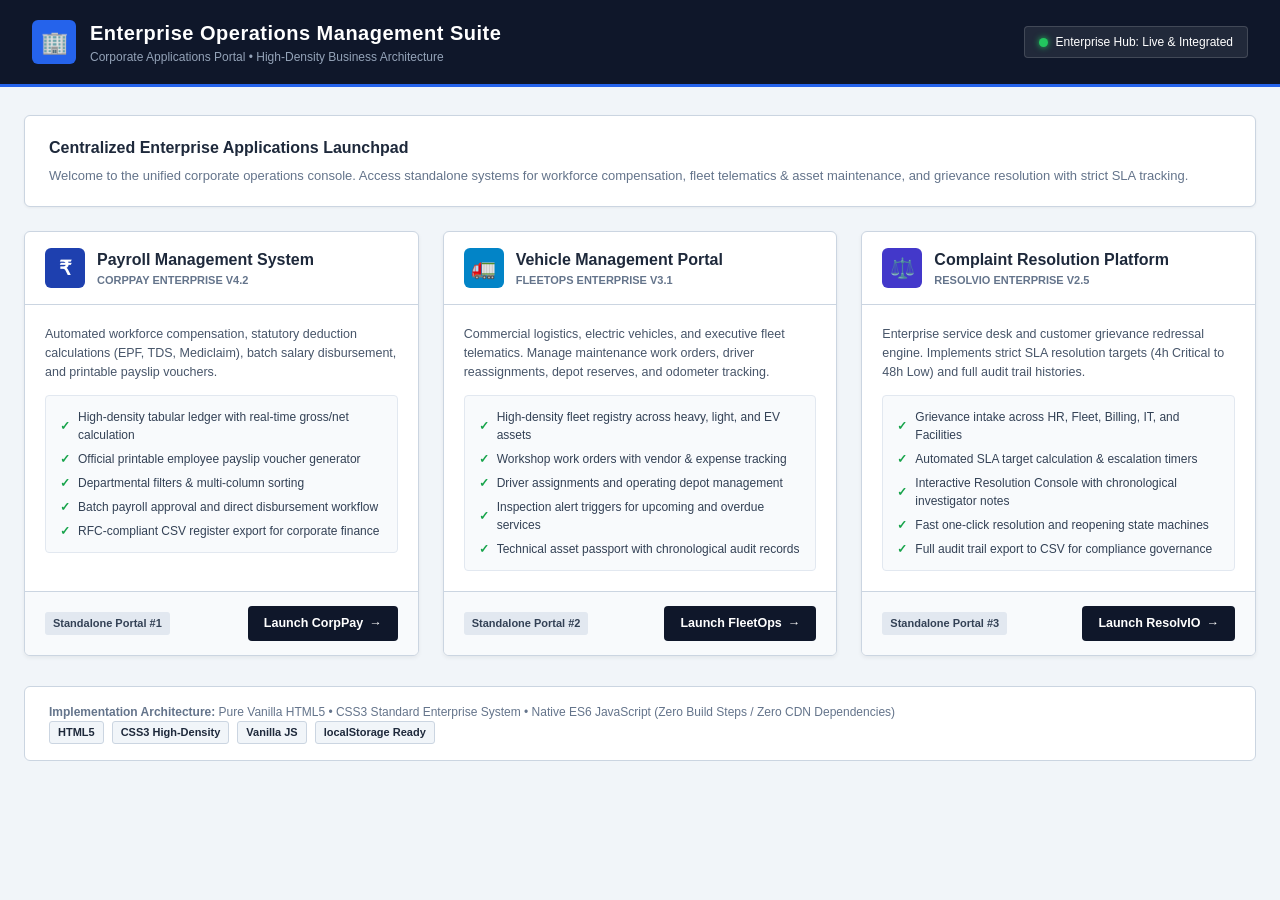
<file: index.html>
<!DOCTYPE html>
<html lang="en">
<head>
  <meta charset="UTF-8">
  <meta name="viewport" content="width=device-width, initial-scale=1.0">
  <title>Enterprise Operations Suite | Corporate Management Hub</title>
  <style>
    :root {
      --primary-navy: #0f172a;
      --secondary-slate: #1e293b;
      --accent-blue: #2563eb;
      --bg-page: #f1f5f9;
      --bg-card: #ffffff;
      --border-color: #cbd5e1;
      --text-main: #0f172a;
      --text-muted: #64748b;
      --font-family: -apple-system, BlinkMacSystemFont, "Segoe UI", Roboto, Helvetica, Arial, sans-serif;
    }

    * {
      box-sizing: border-box;
      margin: 0;
      padding: 0;
    }

    body {
      font-family: var(--font-family);
      background-color: var(--bg-page);
      color: var(--text-main);
      line-height: 1.5;
      font-size: 13px;
      -webkit-font-smoothing: antialiased;
    }

    /* Top Enterprise Bar */
    .hub-header {
      background: var(--primary-navy);
      color: #ffffff;
      padding: 18px 32px;
      border-bottom: 3px solid #2563eb;
      display: flex;
      justify-content: space-between;
      align-items: center;
    }

    .hub-brand {
      display: flex;
      align-items: center;
      gap: 14px;
    }

    .hub-logo {
      background: #2563eb;
      color: #ffffff;
      font-size: 22px;
      font-weight: 800;
      width: 44px;
      height: 44px;
      border-radius: 6px;
      display: flex;
      align-items: center;
      justify-content: center;
    }

    .hub-title {
      font-size: 20px;
      font-weight: 700;
      letter-spacing: 0.5px;
    }

    .hub-subtitle {
      font-size: 12px;
      color: #94a3b8;
    }

    .system-status {
      display: flex;
      align-items: center;
      gap: 8px;
      background: rgba(255, 255, 255, 0.08);
      padding: 6px 14px;
      border-radius: 4px;
      font-size: 12px;
      border: 1px solid rgba(255, 255, 255, 0.15);
    }

    .status-dot {
      width: 9px;
      height: 9px;
      background-color: #22c55e;
      border-radius: 50%;
      box-shadow: 0 0 6px #22c55e;
    }

    /* Main Container */
    .hub-container {
      max-width: 1400px;
      margin: 28px auto;
      padding: 0 24px;
    }

    .hub-intro {
      background: #ffffff;
      border: 1px solid var(--border-color);
      border-radius: 6px;
      padding: 20px 24px;
      margin-bottom: 24px;
      box-shadow: 0 1px 3px rgba(0,0,0,0.05);
    }

    .hub-intro h2 {
      font-size: 16px;
      color: var(--secondary-slate);
      margin-bottom: 6px;
    }

    .hub-intro p {
      color: var(--text-muted);
      font-size: 13px;
    }

    /* App Portals Grid */
    .portal-grid {
      display: grid;
      grid-template-columns: repeat(auto-fit, minmax(380px, 1fr));
      gap: 24px;
      margin-bottom: 30px;
    }

    .portal-card {
      background: var(--bg-card);
      border: 1px solid var(--border-color);
      border-radius: 6px;
      display: flex;
      flex-direction: column;
      box-shadow: 0 2px 4px rgba(0,0,0,0.06);
      transition: transform 0.15s ease, box-shadow 0.15s ease;
      overflow: hidden;
    }

    .portal-card:hover {
      transform: translateY(-2px);
      box-shadow: 0 6px 14px rgba(0,0,0,0.08);
      border-color: #94a3b8;
    }

    .portal-card-header {
      padding: 16px 20px;
      border-bottom: 1px solid var(--border-color);
      display: flex;
      align-items: center;
      gap: 12px;
    }

    .card-icon {
      width: 40px;
      height: 40px;
      border-radius: 6px;
      display: flex;
      align-items: center;
      justify-content: center;
      font-size: 20px;
      font-weight: 700;
      color: #fff;
    }

    .icon-payroll { background: #1e40af; }
    .icon-vehicle { background: #0284c7; }
    .icon-complaint { background: #4338ca; }

    .portal-card-title {
      font-size: 16px;
      font-weight: 700;
      color: var(--secondary-slate);
    }

    .portal-card-tag {
      font-size: 11px;
      color: var(--text-muted);
      text-transform: uppercase;
      font-weight: 600;
    }

    .portal-card-body {
      padding: 20px;
      flex-grow: 1;
      display: flex;
      flex-direction: column;
      gap: 14px;
    }

    .portal-desc {
      color: #475569;
      font-size: 12.5px;
      line-height: 1.5;
    }

    .feature-list {
      list-style: none;
      display: flex;
      flex-direction: column;
      gap: 6px;
      background: #f8fafc;
      padding: 12px 14px;
      border-radius: 4px;
      border: 1px solid #e2e8f0;
    }

    .feature-list li {
      font-size: 12px;
      color: #334155;
      display: flex;
      align-items: center;
      gap: 8px;
    }

    .feature-list li::before {
      content: "✓";
      color: #16a34a;
      font-weight: bold;
    }

    .portal-card-footer {
      padding: 14px 20px;
      background: #f8fafc;
      border-top: 1px solid var(--border-color);
      display: flex;
      justify-content: space-between;
      align-items: center;
    }

    .portal-btn {
      display: inline-flex;
      align-items: center;
      gap: 6px;
      padding: 8px 16px;
      background: #0f172a;
      color: #ffffff;
      text-decoration: none;
      font-size: 12.5px;
      font-weight: 600;
      border-radius: 4px;
      transition: background 0.15s ease;
    }

    .portal-btn:hover {
      background: #2563eb;
    }

    .portal-badge {
      font-size: 11px;
      font-weight: 600;
      padding: 3px 8px;
      border-radius: 3px;
      background: #e2e8f0;
      color: #334155;
    }

    /* System Info Strip */
    .system-info-strip {
      background: #ffffff;
      border: 1px solid var(--border-color);
      border-radius: 6px;
      padding: 16px 24px;
      display: flex;
      flex-wrap: wrap;
      justify-content: space-between;
      align-items: center;
      font-size: 12px;
      color: var(--text-muted);
    }

    .tech-badges {
      display: flex;
      gap: 8px;
      align-items: center;
    }

    .tech-badge {
      padding: 2px 8px;
      background: #f1f5f9;
      border: 1px solid #cbd5e1;
      border-radius: 3px;
      font-size: 11px;
      font-weight: 600;
      color: #1e293b;
    }
  </style>
</head>
<body>

  <!-- Master Hub Header -->
  <header class="hub-header">
    <div class="hub-brand">
      <div class="hub-logo">🏢</div>
      <div>
        <div class="hub-title">Enterprise Operations Management Suite</div>
        <div class="hub-subtitle">Corporate Applications Portal • High-Density Business Architecture</div>
      </div>
    </div>
    <div class="system-status">
      <span class="status-dot"></span>
      <span>Enterprise Hub: Live & Integrated</span>
    </div>
  </header>

  <!-- Main Container -->
  <div class="hub-container">

    <div class="hub-intro">
      <h2>Centralized Enterprise Applications Launchpad</h2>
      <p>Welcome to the unified corporate operations console. Access standalone systems for workforce compensation, fleet telematics & asset maintenance, and grievance resolution with strict SLA tracking.</p>
    </div>

    <!-- 3 Portals Grid -->
    <div class="portal-grid">

      <!-- Application 1: Payroll Management System -->
      <div class="portal-card">
        <div class="portal-card-header">
          <div class="card-icon icon-payroll">₹</div>
          <div>
            <div class="portal-card-title">Payroll Management System</div>
            <div class="portal-card-tag">CorpPay Enterprise v4.2</div>
          </div>
        </div>
        <div class="portal-card-body">
          <p class="portal-desc">Automated workforce compensation, statutory deduction calculations (EPF, TDS, Mediclaim), batch salary disbursement, and printable payslip vouchers.</p>
          <ul class="feature-list">
            <li>High-density tabular ledger with real-time gross/net calculation</li>
            <li>Official printable employee payslip voucher generator</li>
            <li>Departmental filters & multi-column sorting</li>
            <li>Batch payroll approval and direct disbursement workflow</li>
            <li>RFC-compliant CSV register export for corporate finance</li>
          </ul>
        </div>
        <div class="portal-card-footer">
          <span class="portal-badge">Standalone Portal #1</span>
          <a href="1-payroll-management-system/index.html" class="portal-btn">
            <span>Launch CorpPay</span> &rarr;
          </a>
        </div>
      </div>

      <!-- Application 2: Vehicle Management Portal -->
      <div class="portal-card">
        <div class="portal-card-header">
          <div class="card-icon icon-vehicle">🚛</div>
          <div>
            <div class="portal-card-title">Vehicle Management Portal</div>
            <div class="portal-card-tag">FleetOps Enterprise v3.1</div>
          </div>
        </div>
        <div class="portal-card-body">
          <p class="portal-desc">Commercial logistics, electric vehicles, and executive fleet telematics. Manage maintenance work orders, driver reassignments, depot reserves, and odometer tracking.</p>
          <ul class="feature-list">
            <li>High-density fleet registry across heavy, light, and EV assets</li>
            <li>Workshop work orders with vendor & expense tracking</li>
            <li>Driver assignments and operating depot management</li>
            <li>Inspection alert triggers for upcoming and overdue services</li>
            <li>Technical asset passport with chronological audit records</li>
          </ul>
        </div>
        <div class="portal-card-footer">
          <span class="portal-badge">Standalone Portal #2</span>
          <a href="2-vehicle-management-portal/index.html" class="portal-btn">
            <span>Launch FleetOps</span> &rarr;
          </a>
        </div>
      </div>

      <!-- Application 3: Complaint Resolution Platform -->
      <div class="portal-card">
        <div class="portal-card-header">
          <div class="card-icon icon-complaint">⚖️</div>
          <div>
            <div class="portal-card-title">Complaint Resolution Platform</div>
            <div class="portal-card-tag">ResolvIO Enterprise v2.5</div>
          </div>
        </div>
        <div class="portal-card-body">
          <p class="portal-desc">Enterprise service desk and customer grievance redressal engine. Implements strict SLA resolution targets (4h Critical to 48h Low) and full audit trail histories.</p>
          <ul class="feature-list">
            <li>Grievance intake across HR, Fleet, Billing, IT, and Facilities</li>
            <li>Automated SLA target calculation & escalation timers</li>
            <li>Interactive Resolution Console with chronological investigator notes</li>
            <li>Fast one-click resolution and reopening state machines</li>
            <li>Full audit trail export to CSV for compliance governance</li>
          </ul>
        </div>
        <div class="portal-card-footer">
          <span class="portal-badge">Standalone Portal #3</span>
          <a href="3-complaint-resolution-platform/index.html" class="portal-btn">
            <span>Launch ResolvIO</span> &rarr;
          </a>
        </div>
      </div>

    </div>

    <!-- System Technical Info Strip -->
    <div class="system-info-strip">
      <div>
        <strong>Implementation Architecture:</strong> Pure Vanilla HTML5 • CSS3 Standard Enterprise System • Native ES6 JavaScript (Zero Build Steps / Zero CDN Dependencies)
      </div>
      <div class="tech-badges">
        <span class="tech-badge">HTML5</span>
        <span class="tech-badge">CSS3 High-Density</span>
        <span class="tech-badge">Vanilla JS</span>
        <span class="tech-badge">localStorage Ready</span>
      </div>
    </div>

  </div>

</body>
</html>
</file>
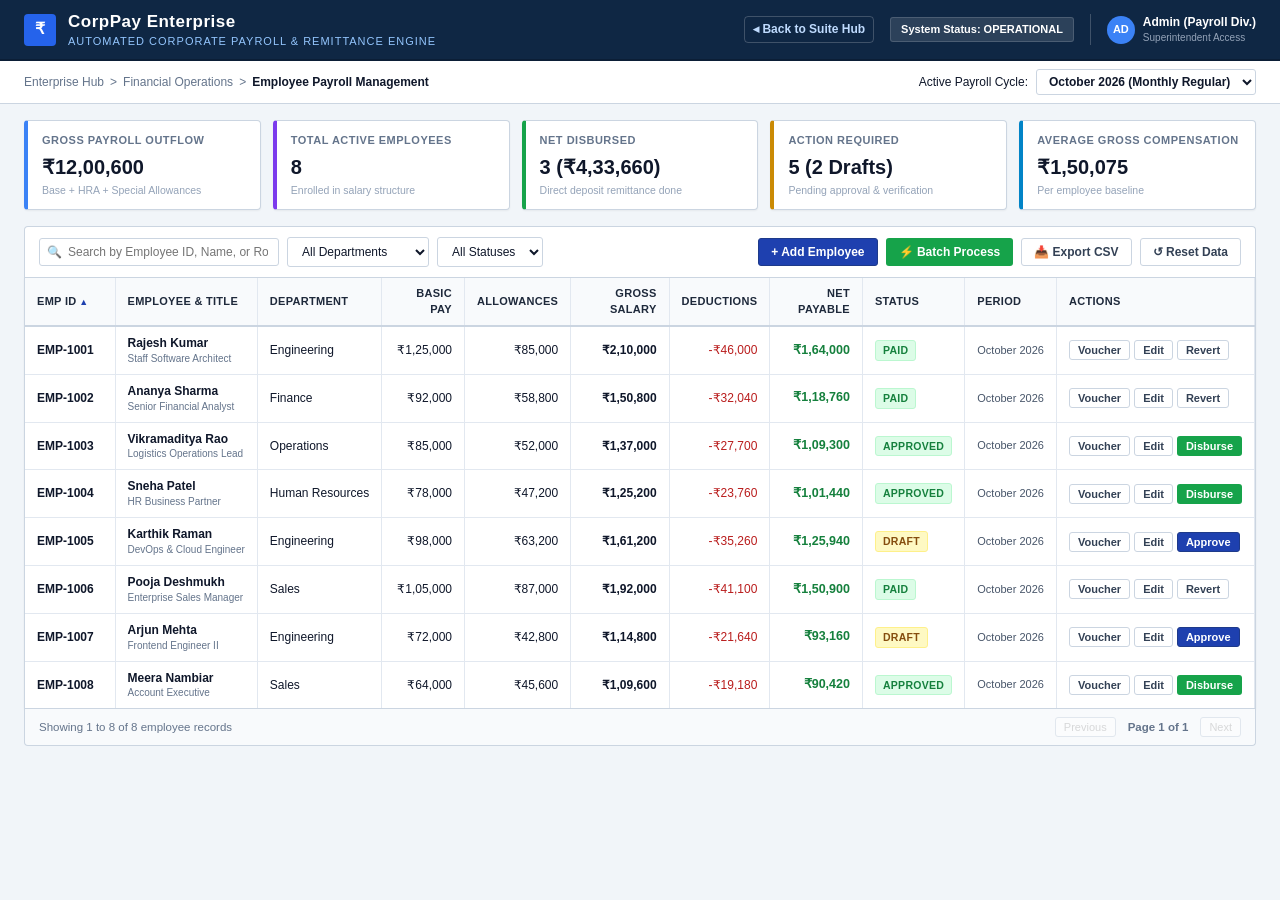
<file: 1-payroll-management-system/index.html>
<!DOCTYPE html>
<html lang="en">
<head>
  <meta charset="UTF-8">
  <meta name="viewport" content="width=device-width, initial-scale=1.0">
  <title>CorpPay Enterprise | Payroll Management System</title>
  <link rel="stylesheet" href="styles.css">
</head>
<body>

  <!-- Top Enterprise Navigation Header -->
  <header class="portal-header">
    <div class="header-brand">
      <div class="brand-icon">₹</div>
      <div>
        <div class="brand-title">CorpPay Enterprise</div>
        <div class="brand-subtitle">Automated Corporate Payroll & Remittance Engine</div>
      </div>
    </div>
    <div class="header-controls">
      <a href="../index.html" class="hub-return-link">
        <span>◂ Back to Suite Hub</span>
      </a>
      <span class="system-badge">System Status: OPERATIONAL</span>
      <div class="user-profile">
        <div class="user-avatar">AD</div>
        <div class="user-details">
          <span class="user-name">Admin (Payroll Div.)</span>
          <span class="user-role">Superintendent Access</span>
        </div>
      </div>
    </div>
  </header>

  <!-- Sub-navigation & Period Selector -->
  <nav class="sub-nav">
    <div class="breadcrumbs">
      <span>Enterprise Hub</span> &gt;
      <span>Financial Operations</span> &gt;
      <span class="current">Employee Payroll Management</span>
    </div>
    <div class="period-indicator">
      <label for="payrollPeriodSelect">Active Payroll Cycle:</label>
      <select id="payrollPeriodSelect" class="period-select">
        <option value="2026-10" selected>October 2026 (Monthly Regular)</option>
        <option value="2026-09">September 2026 (Archived)</option>
        <option value="2026-08">August 2026 (Archived)</option>
      </select>
    </div>
  </nav>

  <!-- Main Content Wrapper -->
  <main class="main-wrapper">

    <!-- KPI Summary Row -->
    <section class="kpi-row">
      <div class="kpi-card">
        <div class="kpi-title">Gross Payroll Outflow</div>
        <div class="kpi-value" id="kpiTotalGross">₹0</div>
        <div class="kpi-subtext">Base + HRA + Special Allowances</div>
      </div>
      <div class="kpi-card kpi-purple">
        <div class="kpi-title">Total Active Employees</div>
        <div class="kpi-value" id="kpiTotalCount">0</div>
        <div class="kpi-subtext">Enrolled in salary structure</div>
      </div>
      <div class="kpi-card kpi-success">
        <div class="kpi-title">Net Disbursed</div>
        <div class="kpi-value" id="kpiPaidDisbursed">0</div>
        <div class="kpi-subtext">Direct deposit remittance done</div>
      </div>
      <div class="kpi-card kpi-warning">
        <div class="kpi-title">Action Required</div>
        <div class="kpi-value" id="kpiPendingAction">0</div>
        <div class="kpi-subtext">Pending approval & verification</div>
      </div>
      <div class="kpi-card kpi-info">
        <div class="kpi-title">Average Gross Compensation</div>
        <div class="kpi-value" id="kpiAverageSalary">₹0</div>
        <div class="kpi-subtext">Per employee baseline</div>
      </div>
    </section>

    <!-- Table Action Toolbar -->
    <div class="action-toolbar">
      <div class="filter-group">
        <div class="search-input-box">
          <span class="search-icon">🔍</span>
          <input type="text" id="searchInput" placeholder="Search by Employee ID, Name, or Role..." autocomplete="off">
        </div>
        <select id="filterDept" class="filter-select">
          <option value="">All Departments</option>
          <option value="Engineering">Engineering</option>
          <option value="Finance">Finance</option>
          <option value="Human Resources">Human Resources</option>
          <option value="Operations">Operations</option>
          <option value="Sales">Sales</option>
        </select>
        <select id="filterStatus" class="filter-select">
          <option value="">All Statuses</option>
          <option value="Draft">Draft</option>
          <option value="Approved">Approved</option>
          <option value="Paid">Paid</option>
        </select>
      </div>

      <div class="btn-toolbar-group">
        <button id="btnAddEmployee" class="btn btn-primary">+ Add Employee</button>
        <button id="btnBatchProcess" class="btn btn-success" title="Approve drafts & Disburse approved records">⚡ Batch Process</button>
        <button id="btnExportCSV" class="btn btn-secondary">📥 Export CSV</button>
        <button id="btnResetData" class="btn btn-secondary" title="Restore factory seed records">↺ Reset Data</button>
      </div>
    </div>

    <!-- High-Density Enterprise Table -->
    <div class="table-container">
      <table class="corporate-table">
        <thead>
          <tr>
            <th data-col="id" style="width: 90px;">Emp ID</th>
            <th data-col="name">Employee & Title</th>
            <th data-col="department">Department</th>
            <th data-col="basicPay" class="numeric">Basic Pay</th>
            <th class="numeric non-sortable">Allowances</th>
            <th class="numeric bold non-sortable">Gross Salary</th>
            <th class="numeric non-sortable">Deductions</th>
            <th data-col="net" class="numeric bold">Net Payable</th>
            <th data-col="status">Status</th>
            <th data-col="payPeriod">Period</th>
            <th class="non-sortable" style="width: 190px;">Actions</th>
          </tr>
        </thead>
        <tbody id="payrollTableBody">
          <!-- Dynamically generated rows -->
        </tbody>
      </table>
    </div>

    <!-- Table Pagination Footer -->
    <div class="table-footer">
      <div id="tableInfo">Showing 0 to 0 of 0 records</div>
      <div class="pagination-controls">
        <button id="prevPageBtn" class="page-btn">Previous</button>
        <span id="pageNumberIndicator" style="margin: 0 8px; font-weight: 600;">Page 1 of 1</span>
        <button id="nextPageBtn" class="page-btn">Next</button>
      </div>
    </div>

  </main>

  <!-- ======================================================================
       MODAL: Add / Edit Employee Payroll Profile
       ====================================================================== -->
  <div id="employeeModal" class="modal-overlay">
    <div class="modal-dialog">
      <div class="modal-header">
        <h3 id="modalTitle" class="modal-title">Employee Payroll Record</h3>
        <button type="button" class="modal-close-btn" data-close-modal>&times;</button>
      </div>
      <form id="employeeForm">
        <div class="modal-body">
          <div class="form-grid">
            <div class="form-group">
              <label class="form-label">Employee ID</label>
              <input type="text" id="modalEmpId" class="form-control" required placeholder="e.g. EMP-1009">
            </div>
            <div class="form-group">
              <label class="form-label">Full Name</label>
              <input type="text" id="modalName" class="form-control" required placeholder="e.g. Priya Sundaram">
            </div>
            <div class="form-group">
              <label class="form-label">Email Address</label>
              <input type="email" id="modalEmail" class="form-control" placeholder="priya.s@corp.internal">
            </div>
            <div class="form-group">
              <label class="form-label">Department</label>
              <select id="modalDepartment" class="form-control" required>
                <option value="Engineering">Engineering</option>
                <option value="Finance">Finance</option>
                <option value="Human Resources">Human Resources</option>
                <option value="Operations">Operations</option>
                <option value="Sales">Sales</option>
              </select>
            </div>
            <div class="form-group full-width">
              <label class="form-label">Designation / Official Title</label>
              <input type="text" id="modalDesignation" class="form-control" required placeholder="e.g. Senior Product Manager">
            </div>
            
            <div class="form-group">
              <label class="form-label">Basic Salary (Monthly ₹)</label>
              <input type="number" id="modalBasicPay" class="form-control" min="0" step="500" required>
            </div>
            <div class="form-group">
              <label class="form-label">House Rent Allowance (HRA ₹)</label>
              <input type="number" id="modalHra" class="form-control" min="0" step="500" required>
            </div>
            <div class="form-group">
              <label class="form-label">Special Allowance (₹)</label>
              <input type="number" id="modalAllowance" class="form-control" min="0" step="500" required>
            </div>
            <div class="form-group">
              <label class="form-label">Provident Fund Deduction (PF ₹)</label>
              <input type="number" id="modalPf" class="form-control" min="0" step="100" required>
            </div>
            <div class="form-group">
              <label class="form-label">Professional & Income Tax (TDS ₹)</label>
              <input type="number" id="modalTax" class="form-control" min="0" step="100" required>
            </div>
            <div class="form-group">
              <label class="form-label">Group Medical Insurance (₹)</label>
              <input type="number" id="modalInsurance" class="form-control" min="0" step="100" required>
            </div>
            <div class="form-group">
              <label class="form-label">Approval Status</label>
              <select id="modalStatus" class="form-control" required>
                <option value="Draft">Draft</option>
                <option value="Approved">Approved</option>
                <option value="Paid">Paid</option>
              </select>
            </div>
            <div class="form-group">
              <label class="form-label">Pay Period</label>
              <input type="text" id="modalPeriod" class="form-control" value="October 2026" required>
            </div>
          </div>

          <!-- Realtime live calculation display -->
          <div class="salary-calc-box">
            <div class="salary-calc-item">
              <div class="calc-label">Calculated Gross</div>
              <div class="calc-val" id="modalCalcGross">₹0</div>
            </div>
            <div class="salary-calc-item">
              <div class="calc-label" style="color: #b91c1c;">Total Deductions</div>
              <div class="calc-val" id="modalCalcDeductions" style="color: #b91c1c;">-₹0</div>
            </div>
            <div class="salary-calc-item">
              <div class="calc-label" style="color: #15803d;">Net Take Home</div>
              <div class="calc-val" id="modalCalcNet" style="color: #15803d;">₹0</div>
            </div>
          </div>
        </div>
        <div class="modal-footer">
          <button type="button" class="btn btn-secondary" data-close-modal>Cancel</button>
          <button type="submit" class="btn btn-primary">Save Payroll Structure</button>
        </div>
      </form>
    </div>
  </div>

  <!-- ======================================================================
       MODAL: Official Payslip Printable Voucher
       ====================================================================== -->
  <div id="payslipModal" class="modal-overlay">
    <div class="modal-dialog modal-lg">
      <div class="modal-header">
        <h3 class="modal-title">Official Employee Salary Voucher</h3>
        <button type="button" class="modal-close-btn" data-close-modal>&times;</button>
      </div>
      <div class="modal-body">
        <div id="payslipPrintContent" class="payslip-preview">
          <div class="payslip-header">
            <div class="payslip-company-name">CORPPAY ENTERPRISE HOLDINGS LIMITED</div>
            <div class="payslip-subtitle">Confidential Employee Pay Remittance Slip</div>
          </div>

          <div class="payslip-meta-grid">
            <div class="payslip-meta-item"><span>Employee Name:</span> <strong id="pvEmpName">-</strong></div>
            <div class="payslip-meta-item"><span>Employee Code:</span> <strong id="pvEmpId">-</strong></div>
            <div class="payslip-meta-item"><span>Department:</span> <strong id="pvDept">-</strong></div>
            <div class="payslip-meta-item"><span>Designation:</span> <strong id="pvDesignation">-</strong></div>
            <div class="payslip-meta-item"><span>Pay Period:</span> <strong id="pvPeriod">-</strong></div>
            <div class="payslip-meta-item"><span>Disbursement Status:</span> <span id="pvStatus" class="badge badge-paid">-</span></div>
            <div class="payslip-meta-item"><span>Bank Reference Date:</span> <strong id="pvDisbursedDate">-</strong></div>
            <div class="payslip-meta-item"><span>Currency:</span> <strong>INR (₹)</strong></div>
          </div>

          <div class="payslip-breakdown-grid">
            <!-- Earnings -->
            <div class="breakdown-box">
              <div class="breakdown-box-header">Earnings & Allowances</div>
              <div class="breakdown-row"><span>Basic Salary</span><span id="pvBasic">₹0</span></div>
              <div class="breakdown-row"><span>House Rent Allowance (HRA)</span><span id="pvHra">₹0</span></div>
              <div class="breakdown-row"><span>Special & Executive Allowance</span><span id="pvAllowance">₹0</span></div>
              <div class="breakdown-total"><span>Gross Total Earnings</span><span id="pvGross">₹0</span></div>
            </div>

            <!-- Deductions -->
            <div class="breakdown-box">
              <div class="breakdown-box-header" style="background:#fee2e2; color:#991b1b;">Statutory Deductions</div>
              <div class="breakdown-row"><span>Employee Provident Fund (EPF)</span><span id="pvPf">₹0</span></div>
              <div class="breakdown-row"><span>Tax Deducted at Source (TDS)</span><span id="pvTax">₹0</span></div>
              <div class="breakdown-row"><span>Group Mediclaim Contribution</span><span id="pvInsurance">₹0</span></div>
              <div class="breakdown-total" style="background:#fef2f2; color:#991b1b;"><span>Total Deductions</span><span id="pvDeductions">₹0</span></div>
            </div>
          </div>

          <!-- Net box -->
          <div class="payslip-net-box">
            <span>NET AMOUNT TRANSFERRED TO SALARY ACCOUNT:</span>
            <span id="pvNetSalary" style="font-size: 18px;">₹0</span>
          </div>

          <div class="payslip-signatures">
            <div class="signature-line">Authorized Signatory (HR)</div>
            <div class="signature-line">Finance Comptroller</div>
            <div class="signature-line">Employee Acknowledgment</div>
          </div>
        </div>
      </div>
      <div class="modal-footer">
        <button type="button" class="btn btn-secondary" data-close-modal>Close</button>
        <button type="button" id="btnPrintPayslip" class="btn btn-primary">🖨️ Print / Save as PDF</button>
      </div>
    </div>
  </div>

  <!-- Toast Notification Hub -->
  <div id="toastContainer" class="toast-container"></div>

  <!-- Application Logic -->
  <script src="app.js"></script>
</body>
</html>
</file>
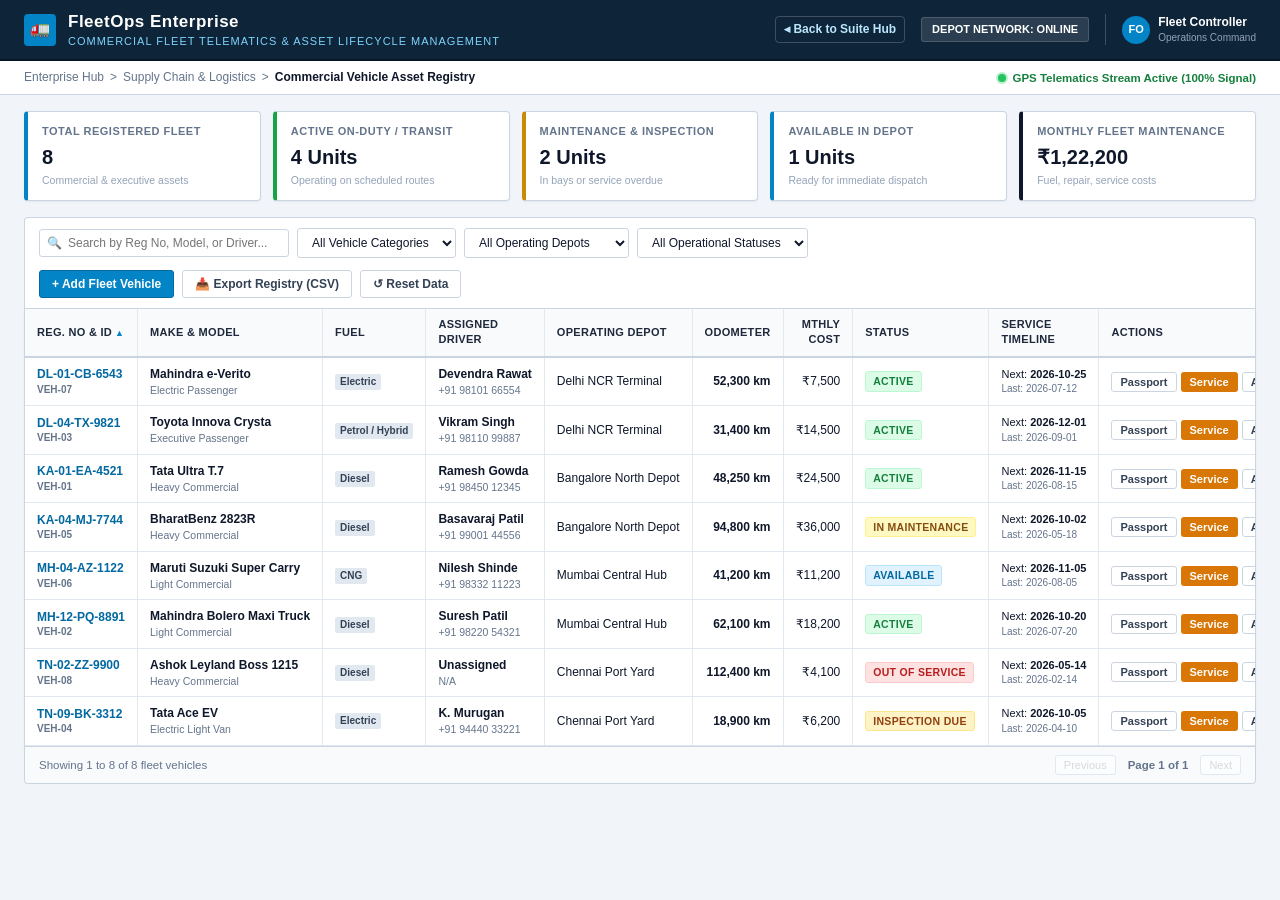
<file: 2-vehicle-management-portal/index.html>
<!DOCTYPE html>
<html lang="en">
<head>
  <meta charset="UTF-8">
  <meta name="viewport" content="width=device-width, initial-scale=1.0">
  <title>FleetOps Enterprise | Corporate Vehicle Management Portal</title>
  <link rel="stylesheet" href="styles.css">
</head>
<body>

  <!-- Top Enterprise Navigation Header -->
  <header class="portal-header">
    <div class="header-brand">
      <div class="brand-icon">🚛</div>
      <div>
        <div class="brand-title">FleetOps Enterprise</div>
        <div class="brand-subtitle">Commercial Fleet Telematics & Asset Lifecycle Management</div>
      </div>
    </div>
    <div class="header-controls">
      <a href="../index.html" class="hub-return-link">
        <span>◂ Back to Suite Hub</span>
      </a>
      <span class="system-badge">DEPOT NETWORK: ONLINE</span>
      <div class="user-profile">
        <div class="user-avatar">FO</div>
        <div class="user-details">
          <span class="user-name">Fleet Controller</span>
          <span class="user-role">Operations Command</span>
        </div>
      </div>
    </div>
  </header>

  <!-- Sub-navigation & Live Telematics -->
  <nav class="sub-nav">
    <div class="breadcrumbs">
      <span>Enterprise Hub</span> &gt;
      <span>Supply Chain & Logistics</span> &gt;
      <span class="current">Commercial Vehicle Asset Registry</span>
    </div>
    <div class="telematics-status">
      <span class="live-indicator-dot"></span>
      <span>GPS Telematics Stream Active (100% Signal)</span>
    </div>
  </nav>

  <!-- Main Content Wrapper -->
  <main class="main-wrapper">

    <!-- KPI Summary Row -->
    <section class="kpi-row">
      <div class="kpi-card">
        <div class="kpi-title">Total Registered Fleet</div>
        <div class="kpi-value" id="kpiTotalFleet">0</div>
        <div class="kpi-subtext">Commercial & executive assets</div>
      </div>
      <div class="kpi-card kpi-success">
        <div class="kpi-title">Active On-Duty / Transit</div>
        <div class="kpi-value" id="kpiActiveFleet">0 Units</div>
        <div class="kpi-subtext">Operating on scheduled routes</div>
      </div>
      <div class="kpi-card kpi-warning">
        <div class="kpi-title">Maintenance & Inspection</div>
        <div class="kpi-value" id="kpiMaintenance">0 Units</div>
        <div class="kpi-subtext">In bays or service overdue</div>
      </div>
      <div class="kpi-card">
        <div class="kpi-title">Available in Depot</div>
        <div class="kpi-value" id="kpiAvailable">0 Units</div>
        <div class="kpi-subtext">Ready for immediate dispatch</div>
      </div>
      <div class="kpi-card kpi-navy">
        <div class="kpi-title">Monthly Fleet Maintenance</div>
        <div class="kpi-value" id="kpiMonthlyExpense">₹0</div>
        <div class="kpi-subtext">Fuel, repair, service costs</div>
      </div>
    </section>

    <!-- Table Action Toolbar -->
    <div class="action-toolbar">
      <div class="filter-group">
        <div class="search-input-box">
          <span class="search-icon">🔍</span>
          <input type="text" id="searchInput" placeholder="Search by Reg No, Model, or Driver..." autocomplete="off">
        </div>
        <select id="filterCategory" class="filter-select">
          <option value="">All Vehicle Categories</option>
          <option value="Heavy Commercial">Heavy Commercial</option>
          <option value="Light Commercial">Light Commercial</option>
          <option value="Electric Light Van">Electric Light Van</option>
          <option value="Electric Passenger">Electric Passenger</option>
          <option value="Executive Passenger">Executive Passenger</option>
        </select>
        <select id="filterDepot" class="filter-select">
          <option value="">All Operating Depots</option>
          <option value="Bangalore North Depot">Bangalore North Depot</option>
          <option value="Mumbai Central Hub">Mumbai Central Hub</option>
          <option value="Delhi NCR Terminal">Delhi NCR Terminal</option>
          <option value="Chennai Port Yard">Chennai Port Yard</option>
        </select>
        <select id="filterStatus" class="filter-select">
          <option value="">All Operational Statuses</option>
          <option value="Active">Active</option>
          <option value="Available">Available</option>
          <option value="In Maintenance">In Maintenance</option>
          <option value="Inspection Due">Inspection Due</option>
          <option value="Out of Service">Out of Service</option>
        </select>
      </div>

      <div class="btn-toolbar-group">
        <button id="btnAddVehicle" class="btn btn-primary">+ Add Fleet Vehicle</button>
        <button id="btnExportCSV" class="btn btn-secondary">📥 Export Registry (CSV)</button>
        <button id="btnResetData" class="btn btn-secondary" title="Restore factory fleet records">↺ Reset Data</button>
      </div>
    </div>

    <!-- High-Density Enterprise Table -->
    <div class="table-container">
      <table class="corporate-table">
        <thead>
          <tr>
            <th data-col="regNumber" style="width: 140px;">Reg. No & ID</th>
            <th data-col="model">Make & Model</th>
            <th data-col="fuelType" style="width: 90px;">Fuel</th>
            <th data-col="driver">Assigned Driver</th>
            <th data-col="depot">Operating Depot</th>
            <th data-col="odometer" class="numeric">Odometer</th>
            <th data-col="monthlyExpense" class="numeric">Mthly Cost</th>
            <th data-col="status">Status</th>
            <th data-col="nextServiceDate">Service Timeline</th>
            <th class="non-sortable" style="width: 200px;">Actions</th>
          </tr>
        </thead>
        <tbody id="vehicleTableBody">
          <!-- Dynamically populated rows -->
        </tbody>
      </table>
    </div>

    <!-- Table Pagination Footer -->
    <div class="table-footer">
      <div id="tableInfo">Showing 0 to 0 of 0 vehicles</div>
      <div class="pagination-controls">
        <button id="prevPageBtn" class="page-btn">Previous</button>
        <span id="pageNumberIndicator" style="margin: 0 8px; font-weight: 600;">Page 1 of 1</span>
        <button id="nextPageBtn" class="page-btn">Next</button>
      </div>
    </div>

  </main>

  <!-- ======================================================================
       MODAL: Add Fleet Vehicle
       ====================================================================== -->
  <div id="addVehicleModal" class="modal-overlay">
    <div class="modal-dialog">
      <div class="modal-header">
        <h3 class="modal-title">Register New Fleet Asset</h3>
        <button type="button" class="modal-close-btn" data-close-modal>&times;</button>
      </div>
      <form id="addVehicleForm">
        <div class="modal-body">
          <div class="form-grid">
            <div class="form-group">
              <label class="form-label">Internal Asset ID</label>
              <input type="text" id="addVehId" class="form-control" required readonly>
            </div>
            <div class="form-group">
              <label class="form-label">Registration Number</label>
              <input type="text" id="addRegNumber" class="form-control" required placeholder="e.g. KA-05-AB-1234">
            </div>
            <div class="form-group">
              <label class="form-label">Make & Model</label>
              <input type="text" id="addModel" class="form-control" required placeholder="e.g. Tata Signa 4825.TK">
            </div>
            <div class="form-group">
              <label class="form-label">Asset Category</label>
              <select id="addCategory" class="form-control" required>
                <option value="Heavy Commercial">Heavy Commercial</option>
                <option value="Light Commercial">Light Commercial</option>
                <option value="Electric Light Van">Electric Light Van</option>
                <option value="Electric Passenger">Electric Passenger</option>
                <option value="Executive Passenger">Executive Passenger</option>
              </select>
            </div>
            <div class="form-group">
              <label class="form-label">Fuel / Propulsion Type</label>
              <select id="addFuel" class="form-control" required>
                <option value="Diesel">Diesel</option>
                <option value="Electric">Electric</option>
                <option value="CNG">CNG</option>
                <option value="Petrol / Hybrid">Petrol / Hybrid</option>
              </select>
            </div>
            <div class="form-group">
              <label class="form-label">Operating Depot Base</label>
              <select id="addDepot" class="form-control" required>
                <option value="Bangalore North Depot">Bangalore North Depot</option>
                <option value="Mumbai Central Hub">Mumbai Central Hub</option>
                <option value="Delhi NCR Terminal">Delhi NCR Terminal</option>
                <option value="Chennai Port Yard">Chennai Port Yard</option>
              </select>
            </div>
            <div class="form-group">
              <label class="form-label">Assigned Driver Name</label>
              <input type="text" id="addDriver" class="form-control" placeholder="e.g. Anand Murthy">
            </div>
            <div class="form-group">
              <label class="form-label">Driver Contact Number</label>
              <input type="text" id="addDriverPhone" class="form-control" placeholder="+91 98765 43210">
            </div>
            <div class="form-group">
              <label class="form-label">Current Odometer (km)</label>
              <input type="number" id="addOdometer" class="form-control" value="1200" min="0" required>
            </div>
            <div class="form-group">
              <label class="form-label">Monthly Maintenance Budget (₹)</label>
              <input type="number" id="addExpense" class="form-control" value="15000" min="0" required>
            </div>
            <div class="form-group">
              <label class="form-label">Operational Status</label>
              <select id="addStatus" class="form-control" required>
                <option value="Active">Active</option>
                <option value="Available">Available</option>
                <option value="In Maintenance">In Maintenance</option>
                <option value="Inspection Due">Inspection Due</option>
                <option value="Out of Service">Out of Service</option>
              </select>
            </div>
            <div class="form-group">
              <label class="form-label">Last Service Date</label>
              <input type="date" id="addLastService" class="form-control">
            </div>
            <div class="form-group">
              <label class="form-label">Next Mandatory Inspection</label>
              <input type="date" id="addNextService" class="form-control">
            </div>
          </div>
        </div>
        <div class="modal-footer">
          <button type="button" class="btn btn-secondary" data-close-modal>Cancel</button>
          <button type="submit" class="btn btn-primary">Save to Fleet Registry</button>
        </div>
      </form>
    </div>
  </div>

  <!-- ======================================================================
       MODAL: Log Workshop Maintenance & Service Work Order
       ====================================================================== -->
  <div id="serviceModal" class="modal-overlay">
    <div class="modal-dialog">
      <div class="modal-header">
        <h3 class="modal-title">Workshop Work Order & Maintenance Log</h3>
        <button type="button" class="modal-close-btn" data-close-modal>&times;</button>
      </div>
      <form id="serviceForm">
        <div class="modal-body">
          <input type="hidden" id="serviceVehId">
          <div style="background:#f0f9ff; border:1px solid #bae6fd; padding:8px 12px; margin-bottom:12px; border-radius:3px; font-weight:600; color:#0369a1;">
            Vehicle: <span id="serviceRegDisplay">-</span>
          </div>
          <div class="form-grid">
            <div class="form-group">
              <label class="form-label">Service Date</label>
              <input type="date" id="serviceDate" class="form-control" required>
            </div>
            <div class="form-group">
              <label class="form-label">Maintenance Classification</label>
              <select id="serviceType" class="form-control" required>
                <option value="Scheduled Maintenance">Scheduled Maintenance</option>
                <option value="Preventative Inspection">Preventative Inspection</option>
                <option value="Engine & Transmission Overhaul">Engine & Transmission Overhaul</option>
                <option value="Brake & Suspension Replacement">Brake & Suspension Replacement</option>
                <option value="Battery & Electrical Service">Battery & Electrical Service</option>
                <option value="Tire & Alignment Renewal">Tire & Alignment Renewal</option>
                <option value="Emergency Breakdown Repair">Emergency Breakdown Repair</option>
              </select>
            </div>
            <div class="form-group">
              <label class="form-label">Authorized Workshop / Vendor</label>
              <input type="text" id="serviceVendor" class="form-control" required placeholder="e.g. Authorized Tata Motors Workshop">
            </div>
            <div class="form-group">
              <label class="form-label">Invoice Amount / Cost (₹)</label>
              <input type="number" id="serviceCost" class="form-control" min="0" required>
            </div>
            <div class="form-group">
              <label class="form-label">Odometer at Workshop Visit (km)</label>
              <input type="number" id="serviceCurrentOdo" class="form-control" min="0" required>
            </div>
            <div class="form-group">
              <label class="form-label">Updated Status Post-Service</label>
              <select id="serviceNextStatus" class="form-control" required>
                <option value="Active">Active (Ready for Road)</option>
                <option value="Available">Available (In Depot Reserve)</option>
                <option value="In Maintenance">In Maintenance (Awaiting Parts)</option>
              </select>
            </div>
            <div class="form-group full-width">
              <label class="form-label">Next Service Target Date</label>
              <input type="date" id="serviceNextDate" class="form-control">
            </div>
            <div class="form-group full-width">
              <label class="form-label">Technician Notes & Replaced Parts</label>
              <textarea id="serviceNotes" class="form-control" rows="2" placeholder="List components replaced, fluid changes, inspection flags..."></textarea>
            </div>
          </div>
        </div>
        <div class="modal-footer">
          <button type="button" class="btn btn-secondary" data-close-modal>Cancel</button>
          <button type="submit" class="btn btn-primary">Save Maintenance Record</button>
        </div>
      </form>
    </div>
  </div>

  <!-- ======================================================================
       MODAL: Reassign Driver and Depot
       ====================================================================== -->
  <div id="reassignModal" class="modal-overlay">
    <div class="modal-dialog">
      <div class="modal-header">
        <h3 class="modal-title">Reassign Driver & Operating Base</h3>
        <button type="button" class="modal-close-btn" data-close-modal>&times;</button>
      </div>
      <form id="reassignForm">
        <div class="modal-body">
          <input type="hidden" id="reassignVehId">
          <div style="background:#f8fafc; border:1px solid #cbd5e1; padding:8px 12px; margin-bottom:12px; border-radius:3px; font-weight:600;">
            Target Asset: <span id="reassignRegDisplay">-</span>
          </div>
          <div class="form-grid">
            <div class="form-group">
              <label class="form-label">Driver Name</label>
              <input type="text" id="reassignDriver" class="form-control" required>
            </div>
            <div class="form-group">
              <label class="form-label">Driver Emergency Phone</label>
              <input type="text" id="reassignPhone" class="form-control" required>
            </div>
            <div class="form-group">
              <label class="form-label">Operating Depot Base</label>
              <select id="reassignDepot" class="form-control" required>
                <option value="Bangalore North Depot">Bangalore North Depot</option>
                <option value="Mumbai Central Hub">Mumbai Central Hub</option>
                <option value="Delhi NCR Terminal">Delhi NCR Terminal</option>
                <option value="Chennai Port Yard">Chennai Port Yard</option>
              </select>
            </div>
            <div class="form-group">
              <label class="form-label">Vehicle Deployment Status</label>
              <select id="reassignStatus" class="form-control" required>
                <option value="Active">Active</option>
                <option value="Available">Available</option>
                <option value="In Maintenance">In Maintenance</option>
                <option value="Out of Service">Out of Service</option>
              </select>
            </div>
          </div>
        </div>
        <div class="modal-footer">
          <button type="button" class="btn btn-secondary" data-close-modal>Cancel</button>
          <button type="submit" class="btn btn-primary">Update Assignment</button>
        </div>
      </form>
    </div>
  </div>

  <!-- ======================================================================
       MODAL: Vehicle Asset Passport & Workshop History
       ====================================================================== -->
  <div id="inspectModal" class="modal-overlay">
    <div class="modal-dialog modal-lg">
      <div class="modal-header">
        <h3 class="modal-title">Vehicle Technical Passport & Workshop Audit</h3>
        <button type="button" class="modal-close-btn" data-close-modal>&times;</button>
      </div>
      <div class="modal-body">
        <div style="display:grid; grid-template-columns: repeat(3, 1fr); gap:10px; background:#f8fafc; padding:12px; border:1px solid #cbd5e1; border-radius:4px; margin-bottom:14px;">
          <div><span style="color:#64748b; font-size:11px;">Registration:</span> <div id="inspReg" style="font-weight:700; color:#0369a1; font-size:14px;">-</div></div>
          <div><span style="color:#64748b; font-size:11px;">Make & Model:</span> <div id="inspModel" style="font-weight:700;">-</div></div>
          <div><span style="color:#64748b; font-size:11px;">Category:</span> <div id="inspCategory" style="font-weight:600;">-</div></div>
          <div><span style="color:#64748b; font-size:11px;">Fuel System:</span> <div id="inspFuel" style="font-weight:600;">-</div></div>
          <div><span style="color:#64748b; font-size:11px;">Current Base Depot:</span> <div id="inspDepot" style="font-weight:600;">-</div></div>
          <div><span style="color:#64748b; font-size:11px;">Assigned Crew:</span> <div id="inspDriver" style="font-weight:600;">-</div></div>
          <div><span style="color:#64748b; font-size:11px;">Odometer:</span> <div id="inspOdo" style="font-weight:700;">-</div></div>
          <div><span style="color:#64748b; font-size:11px;">Monthly Operating Cost:</span> <div id="inspExpense" style="font-weight:700;">-</div></div>
          <div><span style="color:#64748b; font-size:11px;">Next Inspection:</span> <div id="inspNextService" style="font-weight:700; color:#b91c1c;">-</div></div>
        </div>

        <h4 style="font-size:12.5px; font-weight:700; color:#1e293b; margin-top:14px;">Workshop Maintenance & Work Order Audit Log</h4>
        <table class="service-history-table">
          <thead>
            <tr>
              <th style="width:90px;">Date</th>
              <th>Service Type</th>
              <th>Authorized Vendor</th>
              <th style="width:100px; text-align:right;">Cost</th>
              <th>Work Notes</th>
            </tr>
          </thead>
          <tbody id="inspServiceLogs">
            <!-- Dynamic logs -->
          </tbody>
        </table>
      </div>
      <div class="modal-footer">
        <button type="button" class="btn btn-secondary" data-close-modal>Close Passport</button>
      </div>
    </div>
  </div>

  <!-- Toast Notification Hub -->
  <div id="toastContainer" class="toast-container"></div>

  <script src="app.js"></script>
</body>
</html>
</file>
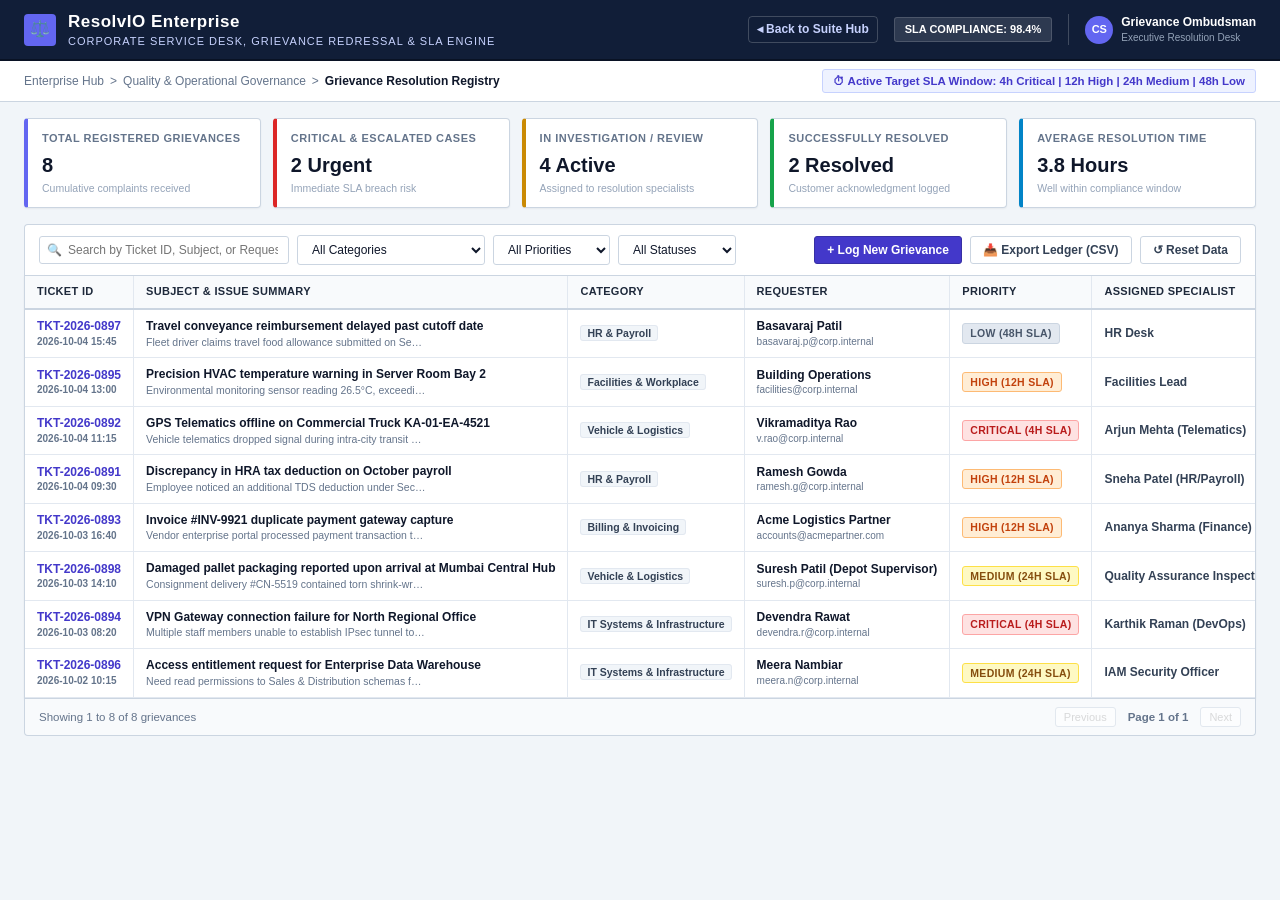
<file: 3-complaint-resolution-platform/index.html>
<!DOCTYPE html>
<html lang="en">
<head>
  <meta charset="UTF-8">
  <meta name="viewport" content="width=device-width, initial-scale=1.0">
  <title>ResolvIO Enterprise | Grievance & Complaint Resolution Platform</title>
  <link rel="stylesheet" href="styles.css">
</head>
<body>

  <!-- Top Enterprise Navigation Header -->
  <header class="portal-header">
    <div class="header-brand">
      <div class="brand-icon">⚖️</div>
      <div>
        <div class="brand-title">ResolvIO Enterprise</div>
        <div class="brand-subtitle">Corporate Service Desk, Grievance Redressal & SLA Engine</div>
      </div>
    </div>
    <div class="header-controls">
      <a href="../index.html" class="hub-return-link">
        <span>◂ Back to Suite Hub</span>
      </a>
      <span class="system-badge">SLA COMPLIANCE: 98.4%</span>
      <div class="user-profile">
        <div class="user-avatar">CS</div>
        <div class="user-details">
          <span class="user-name">Grievance Ombudsman</span>
          <span class="user-role">Executive Resolution Desk</span>
        </div>
      </div>
    </div>
  </header>

  <!-- Sub-navigation & SLA Ticker -->
  <nav class="sub-nav">
    <div class="breadcrumbs">
      <span>Enterprise Hub</span> &gt;
      <span>Quality & Operational Governance</span> &gt;
      <span class="current">Grievance Resolution Registry</span>
    </div>
    <div class="sla-ticker">
      <span>⏱ Active Target SLA Window: 4h Critical | 12h High | 24h Medium | 48h Low</span>
    </div>
  </nav>

  <!-- Main Content Wrapper -->
  <main class="main-wrapper">

    <!-- KPI Summary Row -->
    <section class="kpi-row">
      <div class="kpi-card">
        <div class="kpi-title">Total Registered Grievances</div>
        <div class="kpi-value" id="kpiTotalTickets">0</div>
        <div class="kpi-subtext">Cumulative complaints received</div>
      </div>
      <div class="kpi-card kpi-danger">
        <div class="kpi-title">Critical & Escalated Cases</div>
        <div class="kpi-value" id="kpiCriticalTickets">0 Urgent</div>
        <div class="kpi-subtext">Immediate SLA breach risk</div>
      </div>
      <div class="kpi-card kpi-warning">
        <div class="kpi-title">In Investigation / Review</div>
        <div class="kpi-value" id="kpiInProgressTickets">0 Active</div>
        <div class="kpi-subtext">Assigned to resolution specialists</div>
      </div>
      <div class="kpi-card kpi-success">
        <div class="kpi-title">Successfully Resolved</div>
        <div class="kpi-value" id="kpiResolvedTickets">0 Resolved</div>
        <div class="kpi-subtext">Customer acknowledgment logged</div>
      </div>
      <div class="kpi-card kpi-blue">
        <div class="kpi-title">Average Resolution Time</div>
        <div class="kpi-value" id="kpiAvgResolution">3.8 Hours</div>
        <div class="kpi-subtext">Well within compliance window</div>
      </div>
    </section>

    <!-- Table Action Toolbar -->
    <div class="action-toolbar">
      <div class="filter-group">
        <div class="search-input-box">
          <span class="search-icon">🔍</span>
          <input type="text" id="searchInput" placeholder="Search by Ticket ID, Subject, or Requester..." autocomplete="off">
        </div>
        <select id="filterCategory" class="filter-select">
          <option value="">All Categories</option>
          <option value="HR & Payroll">HR & Payroll</option>
          <option value="Vehicle & Logistics">Vehicle & Logistics</option>
          <option value="Billing & Invoicing">Billing & Invoicing</option>
          <option value="IT Systems & Infrastructure">IT Systems & Infrastructure</option>
          <option value="Facilities & Workplace">Facilities & Workplace</option>
        </select>
        <select id="filterPriority" class="filter-select">
          <option value="">All Priorities</option>
          <option value="Critical">Critical (4h)</option>
          <option value="High">High (12h)</option>
          <option value="Medium">Medium (24h)</option>
          <option value="Low">Low (48h)</option>
        </select>
        <select id="filterStatus" class="filter-select">
          <option value="">All Statuses</option>
          <option value="New">New</option>
          <option value="In Progress">In Progress</option>
          <option value="Under Review">Under Review</option>
          <option value="Escalated">Escalated</option>
          <option value="Resolved">Resolved</option>
          <option value="Closed">Closed</option>
        </select>
      </div>

      <div class="btn-toolbar-group">
        <button id="btnNewComplaint" class="btn btn-primary">+ Log New Grievance</button>
        <button id="btnExportCSV" class="btn btn-secondary">📥 Export Ledger (CSV)</button>
        <button id="btnResetData" class="btn btn-secondary" title="Restore seed complaints">↺ Reset Data</button>
      </div>
    </div>

    <!-- High-Density Enterprise Table -->
    <div class="table-container">
      <table class="corporate-table">
        <thead>
          <tr>
            <th data-col="id" style="width: 140px;">Ticket ID</th>
            <th data-col="subject">Subject & Issue Summary</th>
            <th data-col="category" style="width: 140px;">Category</th>
            <th data-col="requester">Requester</th>
            <th data-col="priority" style="width: 130px;">Priority</th>
            <th data-col="assignedTo">Assigned Specialist</th>
            <th data-col="status" style="width: 110px;">Status</th>
            <th data-col="createdAt" style="width: 150px;">Resolution Target</th>
            <th class="non-sortable" style="width: 160px;">Actions</th>
          </tr>
        </thead>
        <tbody id="complaintTableBody">
          <!-- Dynamically populated rows -->
        </tbody>
      </table>
    </div>

    <!-- Table Pagination Footer -->
    <div class="table-footer">
      <div id="tableInfo">Showing 0 to 0 of 0 grievances</div>
      <div class="pagination-controls">
        <button id="prevPageBtn" class="page-btn">Previous</button>
        <span id="pageNumberIndicator" style="margin: 0 8px; font-weight: 600;">Page 1 of 1</span>
        <button id="nextPageBtn" class="page-btn">Next</button>
      </div>
    </div>

  </main>

  <!-- ======================================================================
       MODAL: Log New Grievance
       ====================================================================== -->
  <div id="newComplaintModal" class="modal-overlay">
    <div class="modal-dialog">
      <div class="modal-header">
        <h3 class="modal-title">Intake New Complaint / Grievance</h3>
        <button type="button" class="modal-close-btn" data-close-modal>&times;</button>
      </div>
      <form id="newComplaintForm">
        <div class="modal-body">
          <div class="form-grid">
            <div class="form-group">
              <label class="form-label">Ticket Reference ID</label>
              <input type="text" id="newTicketId" class="form-control" required readonly>
            </div>
            <div class="form-group">
              <label class="form-label">Classification Category</label>
              <select id="newCategory" class="form-control" required>
                <option value="HR & Payroll">HR & Payroll</option>
                <option value="Vehicle & Logistics">Vehicle & Logistics</option>
                <option value="Billing & Invoicing">Billing & Invoicing</option>
                <option value="IT Systems & Infrastructure">IT Systems & Infrastructure</option>
                <option value="Facilities & Workplace">Facilities & Workplace</option>
              </select>
            </div>
            <div class="form-group full-width">
              <label class="form-label">Subject / Issue Summary</label>
              <input type="text" id="newSubject" class="form-control" required placeholder="Concise summary of the grievance">
            </div>
            <div class="form-group full-width">
              <label class="form-label">Detailed Incident Narrative</label>
              <textarea id="newDescription" class="form-control" rows="3" required placeholder="Provide step-by-step description, affected assets, or transaction numbers..."></textarea>
            </div>
            <div class="form-group">
              <label class="form-label">Requester / Complainant Name</label>
              <input type="text" id="newRequester" class="form-control" required placeholder="Full name">
            </div>
            <div class="form-group">
              <label class="form-label">Requester Official Email</label>
              <input type="email" id="newRequesterEmail" class="form-control" required placeholder="user@corp.internal">
            </div>
            <div class="form-group">
              <label class="form-label">Severity & SLA SLA Commitment</label>
              <select id="newPriority" class="form-control" required>
                <option value="Critical">Critical (4 Hours Max SLA)</option>
                <option value="High" selected>High (12 Hours Max SLA)</option>
                <option value="Medium">Medium (24 Hours Max SLA)</option>
                <option value="Low">Low (48 Hours Max SLA)</option>
              </select>
            </div>
            <div class="form-group">
              <label class="form-label">Assignee / Department Desk</label>
              <select id="newAssignee" class="form-control" required>
                <option value="Sneha Patel (HR/Payroll)">Sneha Patel (HR/Payroll)</option>
                <option value="Ananya Sharma (Finance)">Ananya Sharma (Finance)</option>
                <option value="Arjun Mehta (Telematics)">Arjun Mehta (Telematics)</option>
                <option value="Karthik Raman (DevOps)">Karthik Raman (DevOps)</option>
                <option value="Facilities Lead">Facilities Lead</option>
                <option value="IAM Security Officer">IAM Security Officer</option>
                <option value="Quality Assurance Inspector">Quality Assurance Inspector</option>
              </select>
            </div>
          </div>
        </div>
        <div class="modal-footer">
          <button type="button" class="btn btn-secondary" data-close-modal>Cancel</button>
          <button type="submit" class="btn btn-primary">File Official Grievance</button>
        </div>
      </form>
    </div>
  </div>

  <!-- ======================================================================
       MODAL: Grievance Resolution Console & Audit Trail
       ====================================================================== -->
  <div id="consoleModal" class="modal-overlay">
    <div class="modal-dialog modal-lg">
      <div class="modal-header">
        <h3 class="modal-title">Grievance Resolution Console: <span id="conTktCode" style="color:#4338ca;">-</span></h3>
        <button type="button" class="modal-close-btn" data-close-modal>&times;</button>
      </div>
      <form id="consoleForm">
        <div class="modal-body">
          <input type="hidden" id="consoleTicketId">
          
          <!-- Summary Header Box -->
          <div style="background:#f8fafc; border:1px solid #cbd5e1; border-radius:4px; padding:12px; margin-bottom:12px;">
            <div style="display:flex; justify-content:space-between; margin-bottom:6px;">
              <span id="conCategory" class="category-pill">-</span>
              <span id="conPriority" class="badge badge-high">-</span>
            </div>
            <div id="conSubject" style="font-size:14px; font-weight:700; color:#0f172a; margin-bottom:6px;">-</div>
            <div id="conDescription" style="font-size:12px; color:#475569; background:#fff; padding:8px; border:1px solid #e2e8f0; border-radius:3px; margin-bottom:8px;">-</div>
            <div style="display:flex; justify-content:space-between; font-size:11px; color:#64748b;">
              <span>Complainant: <strong id="conRequester">-</strong></span>
              <span>Opened At: <strong id="conCreatedAt">-</strong></span>
            </div>
          </div>

          <!-- Chronological Audit Trail -->
          <h4 style="font-size:12px; font-weight:700; color:#334155; margin-bottom:4px;">Incident Investigation & Audit Trail</h4>
          <div id="conAuditTrail" class="audit-trail-container">
            <!-- Dynamic comments/updates -->
          </div>

          <!-- Update Resolution Action Box -->
          <div style="background:#eef2ff; border:1px solid #c7d2fe; border-radius:4px; padding:12px; margin-top:14px;">
            <h4 style="font-size:12px; font-weight:700; color:#3730a3; margin-bottom:8px;">Log Resolution Action & Transition State</h4>
            <div class="form-grid">
              <div class="form-group">
                <label class="form-label">Transition Ticket Status</label>
                <select id="conStatusSelect" class="form-control" required>
                  <option value="In Progress">In Progress (Active Investigation)</option>
                  <option value="Under Review">Under Review (Third-party inquiry)</option>
                  <option value="Escalated">Escalated (Executive Escalation)</option>
                  <option value="Resolved">Resolved (Remedy Implemented)</option>
                  <option value="Closed">Closed (Confirmed by Requester)</option>
                </select>
              </div>
              <div class="form-group">
                <label class="form-label">Reassign Handling Specialist</label>
                <select id="conAssigneeSelect" class="form-control" required>
                  <option value="Sneha Patel (HR/Payroll)">Sneha Patel (HR/Payroll)</option>
                  <option value="Ananya Sharma (Finance)">Ananya Sharma (Finance)</option>
                  <option value="Arjun Mehta (Telematics)">Arjun Mehta (Telematics)</option>
                  <option value="Karthik Raman (DevOps)">Karthik Raman (DevOps)</option>
                  <option value="Facilities Lead">Facilities Lead</option>
                  <option value="IAM Security Officer">IAM Security Officer</option>
                  <option value="Quality Assurance Inspector">Quality Assurance Inspector</option>
                </select>
              </div>
              <div class="form-group full-width">
                <label class="form-label">Resolution Findings & Officer Notes</label>
                <textarea id="conActionNote" class="form-control" rows="2" placeholder="Record investigation findings, root cause analysis, or client communication details..."></textarea>
              </div>
            </div>
          </div>

        </div>
        <div class="modal-footer">
          <button type="button" class="btn btn-secondary" data-close-modal>Close Console</button>
          <button type="submit" class="btn btn-primary">Apply Action & Update Ticket</button>
        </div>
      </form>
    </div>
  </div>

  <!-- Toast Notification Hub -->
  <div id="toastContainer" class="toast-container"></div>

  <script src="app.js"></script>
</body>
</html>
</file>
<file: 1-payroll-management-system/styles.css>
/* ==========================================================================
   Classic Corporate Enterprise Portal Stylesheet - CorpPay Enterprise
   High-Density Layout & Professional Business UI
   ========================================================================== */

:root {
  --primary-navy: #0f2744;
  --primary-blue: #1e40af;
  --primary-blue-hover: #1d4ed8;
  --secondary-slate: #334155;
  --bg-page: #f1f5f9;
  --bg-surface: #ffffff;
  --bg-subtle: #f8fafc;
  --border-color: #cbd5e1;
  --border-subtle: #e2e8f0;
  
  --text-main: #0f172a;
  --text-muted: #64748b;
  --text-light: #94a3b8;
  
  --success-bg: #dcfce7;
  --success-text: #15803d;
  --warning-bg: #fef9c3;
  --warning-text: #854d0e;
  --danger-bg: #fee2e2;
  --danger-text: #b91c1c;
  --info-bg: #e0f2fe;
  --info-text: #0369a1;

  --shadow-sm: 0 1px 2px 0 rgba(0, 0, 0, 0.05);
  --shadow-md: 0 4px 6px -1px rgba(0, 0, 0, 0.1), 0 2px 4px -2px rgba(0, 0, 0, 0.1);
  --font-family: -apple-system, BlinkMacSystemFont, "Segoe UI", Roboto, Helvetica, Arial, sans-serif;
}

* {
  box-sizing: border-box;
  margin: 0;
  padding: 0;
}

body {
  font-family: var(--font-family);
  background-color: var(--bg-page);
  color: var(--text-main);
  line-height: 1.4;
  font-size: 13px;
  -webkit-font-smoothing: antialiased;
}

/* ==========================================================================
   Top Header & Navigation Bar
   ========================================================================== */
.portal-header {
  background: var(--primary-navy);
  color: #ffffff;
  display: flex;
  align-items: center;
  justify-content: space-between;
  padding: 10px 24px;
  border-bottom: 2px solid #0b1e36;
}

.header-brand {
  display: flex;
  align-items: center;
  gap: 12px;
}

.brand-icon {
  background: #2563eb;
  color: #fff;
  font-weight: 700;
  font-size: 16px;
  width: 32px;
  height: 32px;
  display: flex;
  align-items: center;
  justify-content: center;
  border-radius: 4px;
}

.brand-title {
  font-size: 17px;
  font-weight: 700;
  letter-spacing: 0.5px;
}

.brand-subtitle {
  font-size: 11px;
  color: #93c5fd;
  text-transform: uppercase;
  letter-spacing: 1px;
}

.header-controls {
  display: flex;
  align-items: center;
  gap: 16px;
}

.system-badge {
  background: rgba(255, 255, 255, 0.12);
  padding: 4px 10px;
  border-radius: 3px;
  font-size: 11px;
  font-weight: 600;
  border: 1px solid rgba(255, 255, 255, 0.15);
}

.user-profile {
  display: flex;
  align-items: center;
  gap: 8px;
  border-left: 1px solid rgba(255, 255, 255, 0.2);
  padding-left: 16px;
}

.user-avatar {
  background: #3b82f6;
  color: #ffffff;
  width: 28px;
  height: 28px;
  border-radius: 50%;
  display: flex;
  align-items: center;
  justify-content: center;
  font-weight: 700;
  font-size: 11px;
}

.user-details {
  display: flex;
  flex-direction: column;
}

.user-name {
  font-weight: 600;
  font-size: 12px;
}

.user-role {
  font-size: 10px;
  color: #94a3b8;
}

.hub-return-link {
  color: #bfdbfe;
  text-decoration: none;
  font-size: 12px;
  font-weight: 600;
  display: inline-flex;
  align-items: center;
  gap: 4px;
  padding: 4px 8px;
  border-radius: 4px;
  border: 1px solid rgba(255,255,255,0.2);
  transition: all 0.2s;
}

.hub-return-link:hover {
  background: rgba(255, 255, 255, 0.15);
  color: #ffffff;
}

/* ==========================================================================
   Subheader & Breadcrumbs
   ========================================================================== */
.sub-nav {
  background: #ffffff;
  border-bottom: 1px solid var(--border-color);
  padding: 8px 24px;
  display: flex;
  justify-content: space-between;
  align-items: center;
}

.breadcrumbs {
  color: var(--text-muted);
  font-size: 12px;
  display: flex;
  align-items: center;
  gap: 6px;
}

.breadcrumbs span.current {
  color: var(--text-main);
  font-weight: 600;
}

.period-indicator {
  display: flex;
  align-items: center;
  gap: 8px;
  font-size: 12px;
}

.period-select {
  padding: 4px 8px;
  border: 1px solid var(--border-color);
  border-radius: 3px;
  font-size: 12px;
  background-color: #fff;
  color: var(--text-main);
  font-weight: 600;
}

/* ==========================================================================
   Main Container
   ========================================================================== */
.main-wrapper {
  padding: 16px 24px;
  max-width: 1600px;
  margin: 0 auto;
}

/* ==========================================================================
   KPI Summary Metrics Bar
   ========================================================================== */
.kpi-row {
  display: grid;
  grid-template-columns: repeat(auto-fit, minmax(200px, 1fr));
  gap: 12px;
  margin-bottom: 16px;
}

.kpi-card {
  background: var(--bg-surface);
  border: 1px solid var(--border-color);
  border-radius: 4px;
  padding: 12px 14px;
  box-shadow: var(--shadow-sm);
  border-left: 4px solid #3b82f6;
}

.kpi-card.kpi-success { border-left-color: #16a34a; }
.kpi-card.kpi-warning { border-left-color: #ca8a04; }
.kpi-card.kpi-info { border-left-color: #0284c7; }
.kpi-card.kpi-purple { border-left-color: #7c3aed; }

.kpi-title {
  font-size: 11px;
  text-transform: uppercase;
  letter-spacing: 0.5px;
  color: var(--text-muted);
  font-weight: 600;
  margin-bottom: 4px;
}

.kpi-value {
  font-size: 20px;
  font-weight: 700;
  color: var(--text-main);
}

.kpi-subtext {
  font-size: 10.5px;
  color: var(--text-light);
  margin-top: 2px;
}

/* ==========================================================================
   Table Action Toolbar
   ========================================================================== */
.action-toolbar {
  background: var(--bg-surface);
  border: 1px solid var(--border-color);
  border-bottom: none;
  padding: 10px 14px;
  display: flex;
  flex-wrap: wrap;
  gap: 12px;
  align-items: center;
  justify-content: space-between;
  border-top-left-radius: 4px;
  border-top-right-radius: 4px;
}

.filter-group {
  display: flex;
  flex-wrap: wrap;
  align-items: center;
  gap: 8px;
}

.search-input-box {
  position: relative;
  min-width: 240px;
}

.search-input-box input {
  width: 100%;
  padding: 6px 10px 6px 28px;
  font-size: 12px;
  border: 1px solid var(--border-color);
  border-radius: 3px;
  outline: none;
}

.search-input-box input:focus {
  border-color: var(--primary-blue);
  box-shadow: 0 0 0 2px rgba(30, 64, 175, 0.15);
}

.search-icon {
  position: absolute;
  left: 8px;
  top: 50%;
  transform: translateY(-50%);
  color: var(--text-light);
  font-size: 12px;
}

.filter-select {
  padding: 6px 10px;
  font-size: 12px;
  border: 1px solid var(--border-color);
  border-radius: 3px;
  background: #ffffff;
  color: var(--text-main);
  outline: none;
}

.filter-select:focus {
  border-color: var(--primary-blue);
}

.btn-toolbar-group {
  display: flex;
  align-items: center;
  gap: 8px;
}

/* ==========================================================================
   Buttons & Actions
   ========================================================================== */
.btn {
  display: inline-flex;
  align-items: center;
  justify-content: center;
  gap: 6px;
  font-size: 12px;
  font-weight: 600;
  padding: 6px 12px;
  border-radius: 3px;
  border: 1px solid transparent;
  cursor: pointer;
  transition: all 0.15s ease-in-out;
  white-space: nowrap;
}

.btn-primary {
  background: var(--primary-blue);
  color: #ffffff;
  border-color: #1e3a8a;
}

.btn-primary:hover {
  background: var(--primary-blue-hover);
}

.btn-secondary {
  background: #ffffff;
  color: var(--secondary-slate);
  border-color: var(--border-color);
}

.btn-secondary:hover {
  background: #f1f5f9;
  border-color: #94a3b8;
}

.btn-success {
  background: #16a34a;
  color: #ffffff;
}

.btn-success:hover {
  background: #15803d;
}

.btn-danger {
  background: #dc2626;
  color: #ffffff;
}

.btn-danger:hover {
  background: #b91c1c;
}

.btn-xs {
  padding: 3px 8px;
  font-size: 11px;
}

/* ==========================================================================
   High-Density Corporate Data Table
   ========================================================================== */
.table-container {
  background: #ffffff;
  border: 1px solid var(--border-color);
  overflow-x: auto;
  box-shadow: var(--shadow-sm);
}

.corporate-table {
  width: 100%;
  border-collapse: collapse;
  text-align: left;
  font-size: 12px;
}

.corporate-table thead {
  background: #f8fafc;
  border-bottom: 2px solid var(--border-color);
}

.corporate-table th {
  padding: 8px 12px;
  font-weight: 700;
  color: #1e293b;
  text-transform: uppercase;
  font-size: 11px;
  letter-spacing: 0.3px;
  border-right: 1px solid var(--border-subtle);
  user-select: none;
  cursor: pointer;
  position: relative;
}

.corporate-table th:hover {
  background-color: #edf2f7;
}

.corporate-table th.non-sortable {
  cursor: default;
}
.corporate-table th.non-sortable:hover {
  background-color: transparent;
}

.corporate-table th.sorted-asc::after {
  content: " ▲";
  font-size: 9px;
  color: var(--primary-blue);
}

.corporate-table th.sorted-desc::after {
  content: " ▼";
  font-size: 9px;
  color: var(--primary-blue);
}

.corporate-table td {
  padding: 8px 12px;
  border-bottom: 1px solid var(--border-subtle);
  border-right: 1px solid var(--border-subtle);
  color: var(--text-main);
  white-space: nowrap;
}

.corporate-table tr:last-child td {
  border-bottom: none;
}

.corporate-table tbody tr:hover {
  background-color: #f1f7ff;
}

.corporate-table td.numeric,
.corporate-table th.numeric {
  text-align: right;
  font-variant-numeric: tabular-nums;
}

.corporate-table td.bold {
  font-weight: 600;
}

/* Status Badges */
.badge {
  display: inline-block;
  padding: 2px 7px;
  border-radius: 3px;
  font-size: 10.5px;
  font-weight: 700;
  text-transform: uppercase;
  letter-spacing: 0.3px;
}

.badge-paid, .badge-approved, .badge-active, .badge-resolved {
  background: var(--success-bg);
  color: var(--success-text);
  border: 1px solid #bbf7d0;
}

.badge-draft, .badge-pending, .badge-in-progress, .badge-maintenance {
  background: var(--warning-bg);
  color: var(--warning-text);
  border: 1px solid #fef08a;
}

.badge-rejected, .badge-critical, .badge-overdue, .badge-out-of-service {
  background: var(--danger-bg);
  color: var(--danger-text);
  border: 1px solid #fecaca;
}

.badge-processed, .badge-info, .badge-new, .badge-escalated {
  background: var(--info-bg);
  color: var(--info-text);
  border: 1px solid #bae6fd;
}

/* ==========================================================================
   Table Footer / Pagination
   ========================================================================== */
.table-footer {
  background: #f8fafc;
  border: 1px solid var(--border-color);
  border-top: none;
  padding: 8px 14px;
  display: flex;
  align-items: center;
  justify-content: space-between;
  border-bottom-left-radius: 4px;
  border-bottom-right-radius: 4px;
  font-size: 11.5px;
  color: var(--text-muted);
}

.pagination-controls {
  display: flex;
  gap: 4px;
  align-items: center;
}

.page-btn {
  padding: 3px 8px;
  border: 1px solid var(--border-color);
  background: #ffffff;
  border-radius: 3px;
  cursor: pointer;
  font-size: 11px;
}

.page-btn.active {
  background: var(--primary-blue);
  color: #fff;
  border-color: var(--primary-blue);
}

.page-btn:disabled {
  opacity: 0.5;
  cursor: not-allowed;
}

/* ==========================================================================
   Modal Dialogs
   ========================================================================== */
.modal-overlay {
  position: fixed;
  top: 0;
  left: 0;
  right: 0;
  bottom: 0;
  background: rgba(15, 23, 42, 0.6);
  display: flex;
  align-items: center;
  justify-content: center;
  z-index: 1000;
  backdrop-filter: blur(1px);
  visibility: hidden;
  opacity: 0;
  transition: opacity 0.2s ease, visibility 0.2s ease;
}

.modal-overlay.active {
  visibility: visible;
  opacity: 1;
}

.modal-dialog {
  background: #ffffff;
  border-radius: 4px;
  width: 95%;
  max-width: 680px;
  max-height: 90vh;
  display: flex;
  flex-direction: column;
  box-shadow: 0 20px 25px -5px rgba(0, 0, 0, 0.2), 0 10px 10px -5px rgba(0, 0, 0, 0.1);
  border: 1px solid var(--border-color);
}

.modal-dialog.modal-lg {
  max-width: 850px;
}

.modal-header {
  background: #f8fafc;
  padding: 12px 18px;
  border-bottom: 1px solid var(--border-color);
  display: flex;
  align-items: center;
  justify-content: space-between;
}

.modal-title {
  font-size: 14px;
  font-weight: 700;
  color: var(--text-main);
}

.modal-close-btn {
  background: transparent;
  border: none;
  font-size: 18px;
  color: var(--text-muted);
  cursor: pointer;
  line-height: 1;
}

.modal-close-btn:hover {
  color: var(--text-main);
}

.modal-body {
  padding: 18px;
  overflow-y: auto;
  font-size: 12px;
}

.modal-footer {
  background: #f8fafc;
  padding: 10px 18px;
  border-top: 1px solid var(--border-color);
  display: flex;
  justify-content: flex-end;
  gap: 8px;
}

/* ==========================================================================
   Form Controls inside Modals
   ========================================================================== */
.form-grid {
  display: grid;
  grid-template-columns: repeat(2, 1fr);
  gap: 12px;
}

.form-grid.grid-3 {
  grid-template-columns: repeat(3, 1fr);
}

.form-group {
  display: flex;
  flex-direction: column;
  gap: 4px;
}

.form-group.full-width {
  grid-column: 1 / -1;
}

.form-label {
  font-weight: 600;
  font-size: 11.5px;
  color: #334155;
}

.form-control {
  padding: 7px 9px;
  border: 1px solid var(--border-color);
  border-radius: 3px;
  font-size: 12px;
  outline: none;
  background: #ffffff;
}

.form-control:focus {
  border-color: var(--primary-blue);
  box-shadow: 0 0 0 2px rgba(30, 64, 175, 0.12);
}

.form-control[readonly] {
  background: #f1f5f9;
  color: #475569;
}

.salary-calc-box {
  background: #eff6ff;
  border: 1px solid #bfdbfe;
  border-radius: 4px;
  padding: 10px 14px;
  margin-top: 10px;
  display: grid;
  grid-template-columns: repeat(3, 1fr);
  gap: 10px;
  text-align: center;
}

.salary-calc-item .calc-label {
  font-size: 10.5px;
  color: #1e40af;
  text-transform: uppercase;
  font-weight: 600;
}

.salary-calc-item .calc-val {
  font-size: 16px;
  font-weight: 700;
  color: #1e3a8a;
}

/* ==========================================================================
   Printable Payslip Voucher Styling
   ========================================================================== */
.payslip-preview {
  border: 2px solid #334155;
  padding: 20px;
  background: #fff;
  font-family: var(--font-family);
  color: #0f172a;
}

.payslip-header {
  text-align: center;
  border-bottom: 2px solid #334155;
  padding-bottom: 12px;
  margin-bottom: 14px;
}

.payslip-company-name {
  font-size: 18px;
  font-weight: 800;
  letter-spacing: 0.5px;
}

.payslip-subtitle {
  font-size: 11px;
  color: #475569;
  text-transform: uppercase;
}

.payslip-meta-grid {
  display: grid;
  grid-template-columns: repeat(2, 1fr);
  gap: 8px 16px;
  margin-bottom: 16px;
  font-size: 12px;
  background: #f8fafc;
  padding: 10px;
  border: 1px solid var(--border-subtle);
}

.payslip-meta-item {
  display: flex;
  justify-content: space-between;
}

.payslip-meta-item strong {
  color: #475569;
}

.payslip-breakdown-grid {
  display: grid;
  grid-template-columns: 1fr 1fr;
  gap: 16px;
  margin-bottom: 16px;
}

.breakdown-box {
  border: 1px solid #cbd5e1;
}

.breakdown-box-header {
  background: #e2e8f0;
  font-weight: 700;
  padding: 6px 10px;
  font-size: 11.5px;
  text-transform: uppercase;
}

.breakdown-row {
  display: flex;
  justify-content: space-between;
  padding: 5px 10px;
  border-bottom: 1px dashed #e2e8f0;
  font-size: 11.5px;
}

.breakdown-total {
  display: flex;
  justify-content: space-between;
  padding: 7px 10px;
  background: #f1f5f9;
  font-weight: 700;
  font-size: 12px;
}

.payslip-net-box {
  background: #0f2744;
  color: #ffffff;
  padding: 12px 16px;
  display: flex;
  justify-content: space-between;
  align-items: center;
  font-size: 14px;
  font-weight: 700;
  border-radius: 2px;
}

.payslip-signatures {
  margin-top: 30px;
  display: flex;
  justify-content: space-between;
  padding: 0 20px;
  font-size: 11px;
  color: #475569;
}

.signature-line {
  border-top: 1px solid #475569;
  width: 140px;
  text-align: center;
  padding-top: 4px;
}

/* ==========================================================================
   Toast Notification
   ========================================================================== */
.toast-container {
  position: fixed;
  bottom: 20px;
  right: 20px;
  z-index: 2000;
  display: flex;
  flex-direction: column;
  gap: 8px;
}

.toast {
  background: #0f172a;
  color: #ffffff;
  padding: 10px 16px;
  border-radius: 4px;
  font-size: 12px;
  display: flex;
  align-items: center;
  gap: 8px;
  box-shadow: 0 10px 15px -3px rgba(0, 0, 0, 0.2);
  animation: slideIn 0.2s ease-out;
  border-left: 4px solid #3b82f6;
}

.toast.toast-success { border-left-color: #22c55e; }
.toast.toast-danger { border-left-color: #ef4444; }

@keyframes slideIn {
  from {
    transform: translateY(20px);
    opacity: 0;
  }
  to {
    transform: translateY(0);
    opacity: 1;
  }
}

/* ==========================================================================
   Print Mode Styles
   ========================================================================== */
@media print {
  body * {
    visibility: hidden;
  }
  #payslipPrintContent, #payslipPrintContent * {
    visibility: visible;
  }
  #payslipPrintContent {
    position: absolute;
    left: 0;
    top: 0;
    width: 100%;
  }
  .modal-overlay {
    background: transparent;
    position: static;
  }
  .modal-header, .modal-footer, .portal-header, .sub-nav, .kpi-row, .action-toolbar, .table-container, .table-footer {
    display: none !important;
  }
}
</file>
<file: 2-vehicle-management-portal/styles.css>
/* ==========================================================================
   Classic Corporate Enterprise Portal Stylesheet - FleetOps Enterprise
   High-Density Layout & Fleet Asset Operations UI
   ========================================================================== */

:root {
  --primary-navy: #0e2439;
  --primary-blue: #0284c7;
  --primary-blue-hover: #0369a1;
  --secondary-slate: #334155;
  --bg-page: #f1f5f9;
  --bg-surface: #ffffff;
  --bg-subtle: #f8fafc;
  --border-color: #cbd5e1;
  --border-subtle: #e2e8f0;
  
  --text-main: #0f172a;
  --text-muted: #64748b;
  --text-light: #94a3b8;
  
  --success-bg: #dcfce7;
  --success-text: #15803d;
  --warning-bg: #fef9c3;
  --warning-text: #854d0e;
  --danger-bg: #fee2e2;
  --danger-text: #b91c1c;
  --info-bg: #e0f2fe;
  --info-text: #0369a1;

  --shadow-sm: 0 1px 2px 0 rgba(0, 0, 0, 0.05);
  --shadow-md: 0 4px 6px -1px rgba(0, 0, 0, 0.1);
  --font-family: -apple-system, BlinkMacSystemFont, "Segoe UI", Roboto, Helvetica, Arial, sans-serif;
}

* {
  box-sizing: border-box;
  margin: 0;
  padding: 0;
}

body {
  font-family: var(--font-family);
  background-color: var(--bg-page);
  color: var(--text-main);
  line-height: 1.4;
  font-size: 13px;
  -webkit-font-smoothing: antialiased;
}

/* ==========================================================================
   Top Header & Navigation Bar
   ========================================================================== */
.portal-header {
  background: var(--primary-navy);
  color: #ffffff;
  display: flex;
  align-items: center;
  justify-content: space-between;
  padding: 10px 24px;
  border-bottom: 2px solid #071725;
}

.header-brand {
  display: flex;
  align-items: center;
  gap: 12px;
}

.brand-icon {
  background: #0284c7;
  color: #fff;
  font-weight: 700;
  font-size: 16px;
  width: 32px;
  height: 32px;
  display: flex;
  align-items: center;
  justify-content: center;
  border-radius: 4px;
}

.brand-title {
  font-size: 17px;
  font-weight: 700;
  letter-spacing: 0.5px;
}

.brand-subtitle {
  font-size: 11px;
  color: #7dd3fc;
  text-transform: uppercase;
  letter-spacing: 1px;
}

.header-controls {
  display: flex;
  align-items: center;
  gap: 16px;
}

.system-badge {
  background: rgba(255, 255, 255, 0.12);
  padding: 4px 10px;
  border-radius: 3px;
  font-size: 11px;
  font-weight: 600;
  border: 1px solid rgba(255, 255, 255, 0.15);
}

.user-profile {
  display: flex;
  align-items: center;
  gap: 8px;
  border-left: 1px solid rgba(255, 255, 255, 0.2);
  padding-left: 16px;
}

.user-avatar {
  background: #0284c7;
  color: #ffffff;
  width: 28px;
  height: 28px;
  border-radius: 50%;
  display: flex;
  align-items: center;
  justify-content: center;
  font-weight: 700;
  font-size: 11px;
}

.user-details {
  display: flex;
  flex-direction: column;
}

.user-name {
  font-weight: 600;
  font-size: 12px;
}

.user-role {
  font-size: 10px;
  color: #94a3b8;
}

.hub-return-link {
  color: #bae6fd;
  text-decoration: none;
  font-size: 12px;
  font-weight: 600;
  display: inline-flex;
  align-items: center;
  gap: 4px;
  padding: 4px 8px;
  border-radius: 4px;
  border: 1px solid rgba(255,255,255,0.2);
  transition: all 0.2s;
}

.hub-return-link:hover {
  background: rgba(255, 255, 255, 0.15);
  color: #ffffff;
}

/* ==========================================================================
   Sub-navigation & Breadcrumbs
   ========================================================================== */
.sub-nav {
  background: #ffffff;
  border-bottom: 1px solid var(--border-color);
  padding: 8px 24px;
  display: flex;
  justify-content: space-between;
  align-items: center;
}

.breadcrumbs {
  color: var(--text-muted);
  font-size: 12px;
  display: flex;
  align-items: center;
  gap: 6px;
}

.breadcrumbs span.current {
  color: var(--text-main);
  font-weight: 600;
}

.telematics-status {
  font-size: 11.5px;
  display: flex;
  align-items: center;
  gap: 6px;
  color: #15803d;
  font-weight: 600;
}

.live-indicator-dot {
  width: 8px;
  height: 8px;
  background-color: #22c55e;
  border-radius: 50%;
  box-shadow: 0 0 0 2px rgba(34, 197, 94, 0.3);
  display: inline-block;
}

/* ==========================================================================
   Main Container
   ========================================================================== */
.main-wrapper {
  padding: 16px 24px;
  max-width: 1650px;
  margin: 0 auto;
}

/* ==========================================================================
   KPI Summary Metrics Bar
   ========================================================================== */
.kpi-row {
  display: grid;
  grid-template-columns: repeat(auto-fit, minmax(200px, 1fr));
  gap: 12px;
  margin-bottom: 16px;
}

.kpi-card {
  background: var(--bg-surface);
  border: 1px solid var(--border-color);
  border-radius: 4px;
  padding: 12px 14px;
  box-shadow: var(--shadow-sm);
  border-left: 4px solid #0284c7;
}

.kpi-card.kpi-success { border-left-color: #16a34a; }
.kpi-card.kpi-warning { border-left-color: #ca8a04; }
.kpi-card.kpi-danger { border-left-color: #dc2626; }
.kpi-card.kpi-navy { border-left-color: #0f172a; }

.kpi-title {
  font-size: 11px;
  text-transform: uppercase;
  letter-spacing: 0.5px;
  color: var(--text-muted);
  font-weight: 600;
  margin-bottom: 4px;
}

.kpi-value {
  font-size: 20px;
  font-weight: 700;
  color: var(--text-main);
}

.kpi-subtext {
  font-size: 10.5px;
  color: var(--text-light);
  margin-top: 2px;
}

/* ==========================================================================
   Table Action Toolbar
   ========================================================================== */
.action-toolbar {
  background: var(--bg-surface);
  border: 1px solid var(--border-color);
  border-bottom: none;
  padding: 10px 14px;
  display: flex;
  flex-wrap: wrap;
  gap: 12px;
  align-items: center;
  justify-content: space-between;
  border-top-left-radius: 4px;
  border-top-right-radius: 4px;
}

.filter-group {
  display: flex;
  flex-wrap: wrap;
  align-items: center;
  gap: 8px;
}

.search-input-box {
  position: relative;
  min-width: 250px;
}

.search-input-box input {
  width: 100%;
  padding: 6px 10px 6px 28px;
  font-size: 12px;
  border: 1px solid var(--border-color);
  border-radius: 3px;
  outline: none;
}

.search-input-box input:focus {
  border-color: var(--primary-blue);
  box-shadow: 0 0 0 2px rgba(2, 132, 199, 0.15);
}

.search-icon {
  position: absolute;
  left: 8px;
  top: 50%;
  transform: translateY(-50%);
  color: var(--text-light);
  font-size: 12px;
}

.filter-select {
  padding: 6px 10px;
  font-size: 12px;
  border: 1px solid var(--border-color);
  border-radius: 3px;
  background: #ffffff;
  color: var(--text-main);
  outline: none;
}

.btn-toolbar-group {
  display: flex;
  align-items: center;
  gap: 8px;
}

/* ==========================================================================
   Buttons
   ========================================================================== */
.btn {
  display: inline-flex;
  align-items: center;
  justify-content: center;
  gap: 6px;
  font-size: 12px;
  font-weight: 600;
  padding: 6px 12px;
  border-radius: 3px;
  border: 1px solid transparent;
  cursor: pointer;
  transition: all 0.15s ease-in-out;
  white-space: nowrap;
}

.btn-primary {
  background: #0284c7;
  color: #ffffff;
  border-color: #0369a1;
}

.btn-primary:hover {
  background: #0369a1;
}

.btn-secondary {
  background: #ffffff;
  color: var(--secondary-slate);
  border-color: var(--border-color);
}

.btn-secondary:hover {
  background: #f1f5f9;
  border-color: #94a3b8;
}

.btn-success {
  background: #16a34a;
  color: #ffffff;
}

.btn-success:hover {
  background: #15803d;
}

.btn-warning {
  background: #d97706;
  color: #ffffff;
}

.btn-warning:hover {
  background: #b45309;
}

.btn-xs {
  padding: 3px 8px;
  font-size: 11px;
}

/* ==========================================================================
   High-Density Corporate Data Table
   ========================================================================== */
.table-container {
  background: #ffffff;
  border: 1px solid var(--border-color);
  overflow-x: auto;
  box-shadow: var(--shadow-sm);
}

.corporate-table {
  width: 100%;
  border-collapse: collapse;
  text-align: left;
  font-size: 12px;
}

.corporate-table thead {
  background: #f8fafc;
  border-bottom: 2px solid var(--border-color);
}

.corporate-table th {
  padding: 8px 12px;
  font-weight: 700;
  color: #1e293b;
  text-transform: uppercase;
  font-size: 11px;
  letter-spacing: 0.3px;
  border-right: 1px solid var(--border-subtle);
  user-select: none;
  cursor: pointer;
}

.corporate-table th:hover {
  background-color: #edf2f7;
}

.corporate-table th.non-sortable {
  cursor: default;
}
.corporate-table th.non-sortable:hover {
  background-color: transparent;
}

.corporate-table th.sorted-asc::after {
  content: " ▲";
  font-size: 9px;
  color: var(--primary-blue);
}

.corporate-table th.sorted-desc::after {
  content: " ▼";
  font-size: 9px;
  color: var(--primary-blue);
}

.corporate-table td {
  padding: 8px 12px;
  border-bottom: 1px solid var(--border-subtle);
  border-right: 1px solid var(--border-subtle);
  color: var(--text-main);
  white-space: nowrap;
}

.corporate-table tbody tr:hover {
  background-color: #f0f9ff;
}

.corporate-table td.numeric,
.corporate-table th.numeric {
  text-align: right;
  font-variant-numeric: tabular-nums;
}

.corporate-table td.bold {
  font-weight: 600;
}

/* Badges */
.badge {
  display: inline-block;
  padding: 2px 7px;
  border-radius: 3px;
  font-size: 10.5px;
  font-weight: 700;
  text-transform: uppercase;
  letter-spacing: 0.3px;
}

.badge-active {
  background: var(--success-bg);
  color: var(--success-text);
  border: 1px solid #bbf7d0;
}

.badge-maintenance {
  background: var(--warning-bg);
  color: var(--warning-text);
  border: 1px solid #fef08a;
}

.badge-inspection {
  background: #fef3c7;
  color: #92400e;
  border: 1px solid #fde68a;
}

.badge-out-of-service {
  background: var(--danger-bg);
  color: var(--danger-text);
  border: 1px solid #fecaca;
}

.badge-available {
  background: #e0f2fe;
  color: #0369a1;
  border: 1px solid #bae6fd;
}

.tag-fuel {
  display: inline-block;
  padding: 1px 5px;
  border-radius: 2px;
  font-size: 10px;
  background: #e2e8f0;
  color: #334155;
  font-weight: 600;
}

/* Table Footer / Pagination */
.table-footer {
  background: #f8fafc;
  border: 1px solid var(--border-color);
  border-top: none;
  padding: 8px 14px;
  display: flex;
  align-items: center;
  justify-content: space-between;
  border-bottom-left-radius: 4px;
  border-bottom-right-radius: 4px;
  font-size: 11.5px;
  color: var(--text-muted);
}

.pagination-controls {
  display: flex;
  gap: 4px;
  align-items: center;
}

.page-btn {
  padding: 3px 8px;
  border: 1px solid var(--border-color);
  background: #ffffff;
  border-radius: 3px;
  cursor: pointer;
  font-size: 11px;
}

.page-btn:disabled {
  opacity: 0.5;
  cursor: not-allowed;
}

/* ==========================================================================
   Modals
   ========================================================================== */
.modal-overlay {
  position: fixed;
  top: 0;
  left: 0;
  right: 0;
  bottom: 0;
  background: rgba(15, 23, 42, 0.6);
  display: flex;
  align-items: center;
  justify-content: center;
  z-index: 1000;
  backdrop-filter: blur(1px);
  visibility: hidden;
  opacity: 0;
  transition: opacity 0.2s ease, visibility 0.2s ease;
}

.modal-overlay.active {
  visibility: visible;
  opacity: 1;
}

.modal-dialog {
  background: #ffffff;
  border-radius: 4px;
  width: 95%;
  max-width: 680px;
  max-height: 90vh;
  display: flex;
  flex-direction: column;
  box-shadow: 0 20px 25px -5px rgba(0, 0, 0, 0.2);
  border: 1px solid var(--border-color);
}

.modal-dialog.modal-lg {
  max-width: 820px;
}

.modal-header {
  background: #f8fafc;
  padding: 12px 18px;
  border-bottom: 1px solid var(--border-color);
  display: flex;
  align-items: center;
  justify-content: space-between;
}

.modal-title {
  font-size: 14px;
  font-weight: 700;
  color: var(--text-main);
}

.modal-close-btn {
  background: transparent;
  border: none;
  font-size: 18px;
  color: var(--text-muted);
  cursor: pointer;
}

.modal-body {
  padding: 18px;
  overflow-y: auto;
  font-size: 12px;
}

.modal-footer {
  background: #f8fafc;
  padding: 10px 18px;
  border-top: 1px solid var(--border-color);
  display: flex;
  justify-content: flex-end;
  gap: 8px;
}

.form-grid {
  display: grid;
  grid-template-columns: repeat(2, 1fr);
  gap: 12px;
}

.form-group {
  display: flex;
  flex-direction: column;
  gap: 4px;
}

.form-group.full-width {
  grid-column: 1 / -1;
}

.form-label {
  font-weight: 600;
  font-size: 11.5px;
  color: #334155;
}

.form-control {
  padding: 7px 9px;
  border: 1px solid var(--border-color);
  border-radius: 3px;
  font-size: 12px;
  outline: none;
  background: #ffffff;
}

.form-control:focus {
  border-color: var(--primary-blue);
  box-shadow: 0 0 0 2px rgba(2, 132, 199, 0.15);
}

.form-control[readonly] {
  background: #f1f5f9;
  color: #475569;
}

/* Service Log List inside Inspection Modal */
.service-history-table {
  width: 100%;
  border-collapse: collapse;
  font-size: 11.5px;
  margin-top: 12px;
}

.service-history-table th {
  background: #f1f5f9;
  padding: 6px 10px;
  border: 1px solid var(--border-color);
  text-align: left;
}

.service-history-table td {
  padding: 6px 10px;
  border: 1px solid var(--border-subtle);
}

/* Toast Notification */
.toast-container {
  position: fixed;
  bottom: 20px;
  right: 20px;
  z-index: 2000;
  display: flex;
  flex-direction: column;
  gap: 8px;
}

.toast {
  background: #0f172a;
  color: #ffffff;
  padding: 10px 16px;
  border-radius: 4px;
  font-size: 12px;
  display: flex;
  align-items: center;
  gap: 8px;
  box-shadow: 0 10px 15px -3px rgba(0, 0, 0, 0.2);
  animation: slideIn 0.2s ease-out;
  border-left: 4px solid #0284c7;
}

.toast.toast-success { border-left-color: #22c55e; }
.toast.toast-danger { border-left-color: #ef4444; }

@keyframes slideIn {
  from { transform: translateY(20px); opacity: 0; }
  to { transform: translateY(0); opacity: 1; }
}
</file>
<file: 3-complaint-resolution-platform/styles.css>
/* ==========================================================================
   Classic Corporate Enterprise Portal Stylesheet - ResolvIO Enterprise
   High-Density Layout & Grievance Resolution Platform UI
   ========================================================================== */

:root {
  --primary-navy: #111e38;
  --primary-blue: #4338ca;
  --primary-blue-hover: #3730a3;
  --secondary-slate: #334155;
  --bg-page: #f1f5f9;
  --bg-surface: #ffffff;
  --bg-subtle: #f8fafc;
  --border-color: #cbd5e1;
  --border-subtle: #e2e8f0;
  
  --text-main: #0f172a;
  --text-muted: #64748b;
  --text-light: #94a3b8;
  
  --success-bg: #dcfce7;
  --success-text: #15803d;
  --warning-bg: #fef9c3;
  --warning-text: #854d0e;
  --danger-bg: #fee2e2;
  --danger-text: #b91c1c;
  --info-bg: #e0f2fe;
  --info-text: #0369a1;
  --purple-bg: #f3e8ff;
  --purple-text: #6b21a8;

  --shadow-sm: 0 1px 2px 0 rgba(0, 0, 0, 0.05);
  --shadow-md: 0 4px 6px -1px rgba(0, 0, 0, 0.1);
  --font-family: -apple-system, BlinkMacSystemFont, "Segoe UI", Roboto, Helvetica, Arial, sans-serif;
}

* {
  box-sizing: border-box;
  margin: 0;
  padding: 0;
}

body {
  font-family: var(--font-family);
  background-color: var(--bg-page);
  color: var(--text-main);
  line-height: 1.4;
  font-size: 13px;
  -webkit-font-smoothing: antialiased;
}

/* ==========================================================================
   Top Header & Navigation Bar
   ========================================================================== */
.portal-header {
  background: var(--primary-navy);
  color: #ffffff;
  display: flex;
  align-items: center;
  justify-content: space-between;
  padding: 10px 24px;
  border-bottom: 2px solid #091224;
}

.header-brand {
  display: flex;
  align-items: center;
  gap: 12px;
}

.brand-icon {
  background: #6366f1;
  color: #fff;
  font-weight: 700;
  font-size: 16px;
  width: 32px;
  height: 32px;
  display: flex;
  align-items: center;
  justify-content: center;
  border-radius: 4px;
}

.brand-title {
  font-size: 17px;
  font-weight: 700;
  letter-spacing: 0.5px;
}

.brand-subtitle {
  font-size: 11px;
  color: #c7d2fe;
  text-transform: uppercase;
  letter-spacing: 1px;
}

.header-controls {
  display: flex;
  align-items: center;
  gap: 16px;
}

.system-badge {
  background: rgba(255, 255, 255, 0.12);
  padding: 4px 10px;
  border-radius: 3px;
  font-size: 11px;
  font-weight: 600;
  border: 1px solid rgba(255, 255, 255, 0.15);
}

.user-profile {
  display: flex;
  align-items: center;
  gap: 8px;
  border-left: 1px solid rgba(255, 255, 255, 0.2);
  padding-left: 16px;
}

.user-avatar {
  background: #6366f1;
  color: #ffffff;
  width: 28px;
  height: 28px;
  border-radius: 50%;
  display: flex;
  align-items: center;
  justify-content: center;
  font-weight: 700;
  font-size: 11px;
}

.user-details {
  display: flex;
  flex-direction: column;
}

.user-name {
  font-weight: 600;
  font-size: 12px;
}

.user-role {
  font-size: 10px;
  color: #94a3b8;
}

.hub-return-link {
  color: #c7d2fe;
  text-decoration: none;
  font-size: 12px;
  font-weight: 600;
  display: inline-flex;
  align-items: center;
  gap: 4px;
  padding: 4px 8px;
  border-radius: 4px;
  border: 1px solid rgba(255,255,255,0.2);
  transition: all 0.2s;
}

.hub-return-link:hover {
  background: rgba(255, 255, 255, 0.15);
  color: #ffffff;
}

/* ==========================================================================
   Sub-navigation & Breadcrumbs
   ========================================================================== */
.sub-nav {
  background: #ffffff;
  border-bottom: 1px solid var(--border-color);
  padding: 8px 24px;
  display: flex;
  justify-content: space-between;
  align-items: center;
}

.breadcrumbs {
  color: var(--text-muted);
  font-size: 12px;
  display: flex;
  align-items: center;
  gap: 6px;
}

.breadcrumbs span.current {
  color: var(--text-main);
  font-weight: 600;
}

.sla-ticker {
  font-size: 11.5px;
  font-weight: 600;
  color: #4338ca;
  background: #eef2ff;
  padding: 3px 10px;
  border-radius: 3px;
  border: 1px solid #c7d2fe;
}

/* ==========================================================================
   Main Container
   ========================================================================== */
.main-wrapper {
  padding: 16px 24px;
  max-width: 1650px;
  margin: 0 auto;
}

/* ==========================================================================
   KPI Summary Metrics Bar
   ========================================================================== */
.kpi-row {
  display: grid;
  grid-template-columns: repeat(auto-fit, minmax(200px, 1fr));
  gap: 12px;
  margin-bottom: 16px;
}

.kpi-card {
  background: var(--bg-surface);
  border: 1px solid var(--border-color);
  border-radius: 4px;
  padding: 12px 14px;
  box-shadow: var(--shadow-sm);
  border-left: 4px solid #6366f1;
}

.kpi-card.kpi-danger { border-left-color: #dc2626; }
.kpi-card.kpi-warning { border-left-color: #ca8a04; }
.kpi-card.kpi-success { border-left-color: #16a34a; }
.kpi-card.kpi-blue { border-left-color: #0284c7; }

.kpi-title {
  font-size: 11px;
  text-transform: uppercase;
  letter-spacing: 0.5px;
  color: var(--text-muted);
  font-weight: 600;
  margin-bottom: 4px;
}

.kpi-value {
  font-size: 20px;
  font-weight: 700;
  color: var(--text-main);
}

.kpi-subtext {
  font-size: 10.5px;
  color: var(--text-light);
  margin-top: 2px;
}

/* ==========================================================================
   Table Action Toolbar
   ========================================================================== */
.action-toolbar {
  background: var(--bg-surface);
  border: 1px solid var(--border-color);
  border-bottom: none;
  padding: 10px 14px;
  display: flex;
  flex-wrap: wrap;
  gap: 12px;
  align-items: center;
  justify-content: space-between;
  border-top-left-radius: 4px;
  border-top-right-radius: 4px;
}

.filter-group {
  display: flex;
  flex-wrap: wrap;
  align-items: center;
  gap: 8px;
}

.search-input-box {
  position: relative;
  min-width: 250px;
}

.search-input-box input {
  width: 100%;
  padding: 6px 10px 6px 28px;
  font-size: 12px;
  border: 1px solid var(--border-color);
  border-radius: 3px;
  outline: none;
}

.search-input-box input:focus {
  border-color: var(--primary-blue);
  box-shadow: 0 0 0 2px rgba(99, 102, 241, 0.15);
}

.search-icon {
  position: absolute;
  left: 8px;
  top: 50%;
  transform: translateY(-50%);
  color: var(--text-light);
  font-size: 12px;
}

.filter-select {
  padding: 6px 10px;
  font-size: 12px;
  border: 1px solid var(--border-color);
  border-radius: 3px;
  background: #ffffff;
  color: var(--text-main);
  outline: none;
}

.btn-toolbar-group {
  display: flex;
  align-items: center;
  gap: 8px;
}

/* ==========================================================================
   Buttons
   ========================================================================== */
.btn {
  display: inline-flex;
  align-items: center;
  justify-content: center;
  gap: 6px;
  font-size: 12px;
  font-weight: 600;
  padding: 6px 12px;
  border-radius: 3px;
  border: 1px solid transparent;
  cursor: pointer;
  transition: all 0.15s ease-in-out;
  white-space: nowrap;
}

.btn-primary {
  background: #4338ca;
  color: #ffffff;
  border-color: #3730a3;
}

.btn-primary:hover {
  background: #3730a3;
}

.btn-secondary {
  background: #ffffff;
  color: var(--secondary-slate);
  border-color: var(--border-color);
}

.btn-secondary:hover {
  background: #f1f5f9;
  border-color: #94a3b8;
}

.btn-success {
  background: #16a34a;
  color: #ffffff;
}

.btn-success:hover {
  background: #15803d;
}

.btn-danger {
  background: #dc2626;
  color: #ffffff;
}

.btn-danger:hover {
  background: #b91c1c;
}

.btn-xs {
  padding: 3px 8px;
  font-size: 11px;
}

/* ==========================================================================
   High-Density Corporate Data Table
   ========================================================================== */
.table-container {
  background: #ffffff;
  border: 1px solid var(--border-color);
  overflow-x: auto;
  box-shadow: var(--shadow-sm);
}

.corporate-table {
  width: 100%;
  border-collapse: collapse;
  text-align: left;
  font-size: 12px;
}

.corporate-table thead {
  background: #f8fafc;
  border-bottom: 2px solid var(--border-color);
}

.corporate-table th {
  padding: 8px 12px;
  font-weight: 700;
  color: #1e293b;
  text-transform: uppercase;
  font-size: 11px;
  letter-spacing: 0.3px;
  border-right: 1px solid var(--border-subtle);
  user-select: none;
  cursor: pointer;
}

.corporate-table th:hover {
  background-color: #edf2f7;
}

.corporate-table th.non-sortable {
  cursor: default;
}
.corporate-table th.non-sortable:hover {
  background-color: transparent;
}

.corporate-table th.sorted-asc::after {
  content: " ▲";
  font-size: 9px;
  color: var(--primary-blue);
}

.corporate-table th.sorted-desc::after {
  content: " ▼";
  font-size: 9px;
  color: var(--primary-blue);
}

.corporate-table td {
  padding: 8px 12px;
  border-bottom: 1px solid var(--border-subtle);
  border-right: 1px solid var(--border-subtle);
  color: var(--text-main);
  white-space: nowrap;
}

.corporate-table tbody tr:hover {
  background-color: #f5f3ff;
}

.corporate-table td.bold {
  font-weight: 600;
}

/* Severity & Status Badges */
.badge {
  display: inline-block;
  padding: 2px 7px;
  border-radius: 3px;
  font-size: 10.5px;
  font-weight: 700;
  text-transform: uppercase;
  letter-spacing: 0.3px;
}

.badge-critical {
  background: #fee2e2;
  color: #b91c1c;
  border: 1px solid #fca5a5;
  animation: pulseWarning 2s infinite;
}

.badge-high {
  background: #ffedd5;
  color: #c2410c;
  border: 1px solid #fdba74;
}

.badge-medium {
  background: #fef9c3;
  color: #854d0e;
  border: 1px solid #fde047;
}

.badge-low {
  background: #e2e8f0;
  color: #475569;
  border: 1px solid #cbd5e1;
}

.badge-new {
  background: #e0f2fe;
  color: #0369a1;
  border: 1px solid #bae6fd;
}

.badge-in-progress {
  background: #fef08a;
  color: #854d0e;
  border: 1px solid #fde047;
}

.badge-escalated {
  background: #fce7f3;
  color: #9d174d;
  border: 1px solid #fbcfe8;
}

.badge-under-review {
  background: #f3e8ff;
  color: #6b21a8;
  border: 1px solid #e9d5ff;
}

.badge-resolved {
  background: #dcfce7;
  color: #15803d;
  border: 1px solid #bbf7d0;
}

.badge-closed {
  background: #e2e8f0;
  color: #334155;
  border: 1px solid #cbd5e1;
}

@keyframes pulseWarning {
  0% { opacity: 1; }
  50% { opacity: 0.75; }
  100% { opacity: 1; }
}

/* Category Pill */
.category-pill {
  font-size: 10.5px;
  padding: 1px 6px;
  background: #f1f5f9;
  border: 1px solid #e2e8f0;
  border-radius: 3px;
  color: #334155;
  font-weight: 600;
}

/* Table Footer / Pagination */
.table-footer {
  background: #f8fafc;
  border: 1px solid var(--border-color);
  border-top: none;
  padding: 8px 14px;
  display: flex;
  align-items: center;
  justify-content: space-between;
  border-bottom-left-radius: 4px;
  border-bottom-right-radius: 4px;
  font-size: 11.5px;
  color: var(--text-muted);
}

.pagination-controls {
  display: flex;
  gap: 4px;
  align-items: center;
}

.page-btn {
  padding: 3px 8px;
  border: 1px solid var(--border-color);
  background: #ffffff;
  border-radius: 3px;
  cursor: pointer;
  font-size: 11px;
}

.page-btn:disabled {
  opacity: 0.5;
  cursor: not-allowed;
}

/* ==========================================================================
   Modals
   ========================================================================== */
.modal-overlay {
  position: fixed;
  top: 0;
  left: 0;
  right: 0;
  bottom: 0;
  background: rgba(15, 23, 42, 0.6);
  display: flex;
  align-items: center;
  justify-content: center;
  z-index: 1000;
  backdrop-filter: blur(1px);
  visibility: hidden;
  opacity: 0;
  transition: opacity 0.2s ease, visibility 0.2s ease;
}

.modal-overlay.active {
  visibility: visible;
  opacity: 1;
}

.modal-dialog {
  background: #ffffff;
  border-radius: 4px;
  width: 95%;
  max-width: 680px;
  max-height: 90vh;
  display: flex;
  flex-direction: column;
  box-shadow: 0 20px 25px -5px rgba(0, 0, 0, 0.2);
  border: 1px solid var(--border-color);
}

.modal-dialog.modal-lg {
  max-width: 860px;
}

.modal-header {
  background: #f8fafc;
  padding: 12px 18px;
  border-bottom: 1px solid var(--border-color);
  display: flex;
  align-items: center;
  justify-content: space-between;
}

.modal-title {
  font-size: 14px;
  font-weight: 700;
  color: var(--text-main);
}

.modal-close-btn {
  background: transparent;
  border: none;
  font-size: 18px;
  color: var(--text-muted);
  cursor: pointer;
}

.modal-body {
  padding: 18px;
  overflow-y: auto;
  font-size: 12px;
}

.modal-footer {
  background: #f8fafc;
  padding: 10px 18px;
  border-top: 1px solid var(--border-color);
  display: flex;
  justify-content: flex-end;
  gap: 8px;
}

.form-grid {
  display: grid;
  grid-template-columns: repeat(2, 1fr);
  gap: 12px;
}

.form-group {
  display: flex;
  flex-direction: column;
  gap: 4px;
}

.form-group.full-width {
  grid-column: 1 / -1;
}

.form-label {
  font-weight: 600;
  font-size: 11.5px;
  color: #334155;
}

.form-control {
  padding: 7px 9px;
  border: 1px solid var(--border-color);
  border-radius: 3px;
  font-size: 12px;
  outline: none;
  background: #ffffff;
}

.form-control:focus {
  border-color: var(--primary-blue);
  box-shadow: 0 0 0 2px rgba(99, 102, 241, 0.15);
}

/* Resolution Console Audit Trail */
.audit-trail-container {
  border: 1px solid var(--border-color);
  background: #f8fafc;
  border-radius: 4px;
  padding: 12px;
  max-height: 200px;
  overflow-y: auto;
  margin-top: 8px;
  display: flex;
  flex-direction: column;
  gap: 8px;
}

.audit-item {
  background: #ffffff;
  border: 1px solid var(--border-subtle);
  border-radius: 3px;
  padding: 8px 10px;
  font-size: 11.5px;
}

.audit-meta {
  display: flex;
  justify-content: space-between;
  color: var(--text-muted);
  font-size: 10.5px;
  margin-bottom: 4px;
}

.audit-author {
  font-weight: 700;
  color: #334155;
}

/* Toast */
.toast-container {
  position: fixed;
  bottom: 20px;
  right: 20px;
  z-index: 2000;
  display: flex;
  flex-direction: column;
  gap: 8px;
}

.toast {
  background: #0f172a;
  color: #ffffff;
  padding: 10px 16px;
  border-radius: 4px;
  font-size: 12px;
  display: flex;
  align-items: center;
  gap: 8px;
  box-shadow: 0 10px 15px -3px rgba(0, 0, 0, 0.2);
  animation: slideIn 0.2s ease-out;
  border-left: 4px solid #6366f1;
}

.toast.toast-success { border-left-color: #22c55e; }
.toast.toast-danger { border-left-color: #ef4444; }

@keyframes slideIn {
  from { transform: translateY(20px); opacity: 0; }
  to { transform: translateY(0); opacity: 1; }
}
</file>
